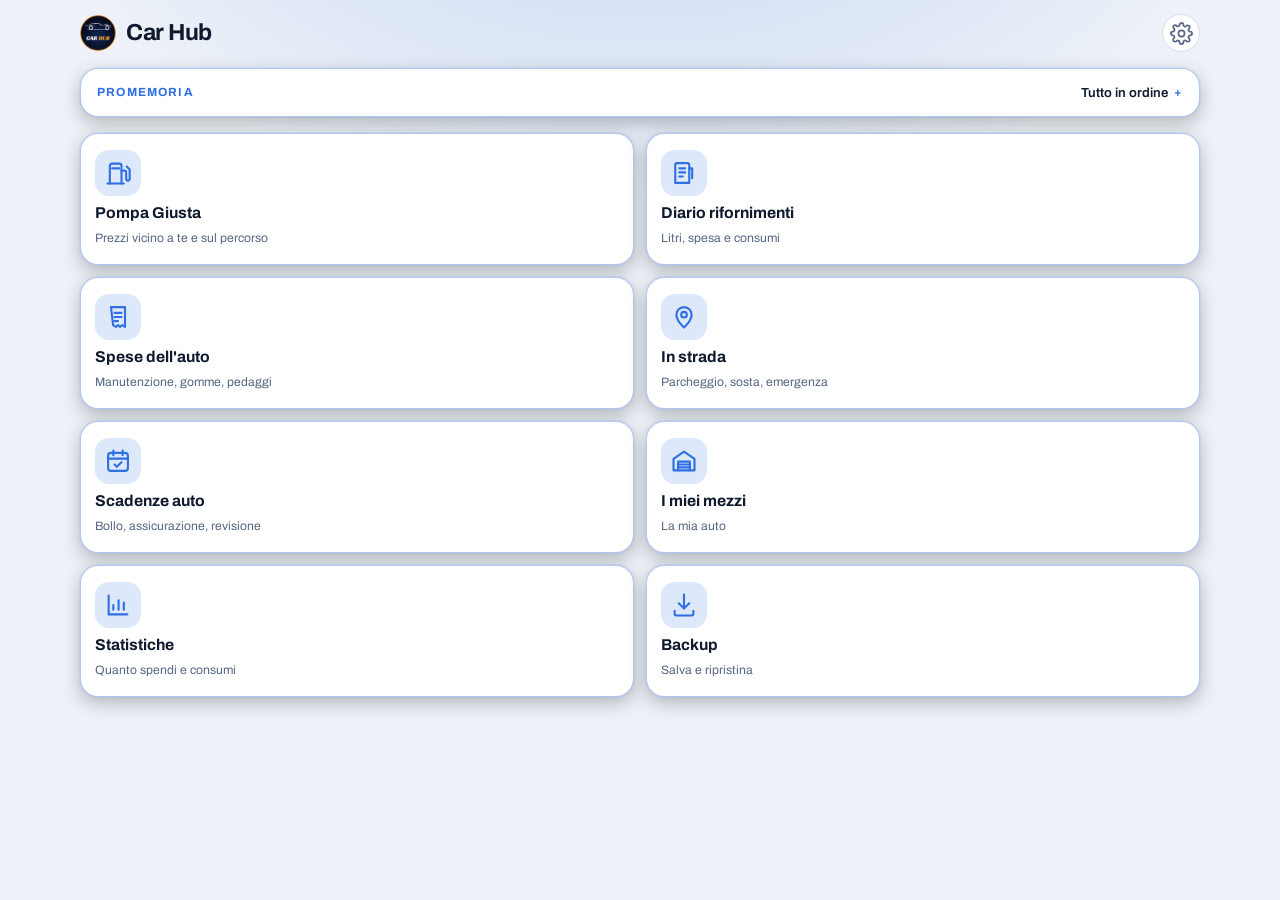
<file: index.html>
<!doctype html>
<html lang="it">
<head>
<meta charset="utf-8">
<meta name="viewport" content="width=device-width,initial-scale=1,viewport-fit=cover">
<title>Car Hub</title>
<meta name="description" content="Il tuo ambiente per auto e moto: carburante, scadenze, rifornimenti e spese.">
<meta name="theme-color" content="#070c16">
<link rel="manifest" href="manifest.webmanifest">
<link rel="icon" href="garage/icons/icon-192.png?v=3" type="image/png">
<link rel="apple-touch-icon" href="garage/icons/apple-touch-icon.png?v=3">
<meta name="apple-mobile-web-app-title" content="Car Hub">
<link rel="preload" href="fonts/archivo-latin-400-normal.woff2" as="font" type="font/woff2" crossorigin>
<link rel="preload" href="fonts/archivo-latin-600-normal.woff2" as="font" type="font/woff2" crossorigin>
<script>
/* stessi colori scelti in Pompa Giusta (stesso telefono, stessa memoria) */
(function(){var m='auto',a='blu';try{var t=JSON.parse(localStorage.getItem('pg.theme')||'{}');if(t.mode)m=t.mode;if(t.accent)a=t.accent==='viola'?'neve':t.accent}catch(e){}
var d=m==='auto'?(window.matchMedia&&matchMedia('(prefers-color-scheme: light)').matches?'light':'dark'):m;
var r=document.documentElement;r.dataset.theme=d;r.dataset.accent=a})();
</script>
<link rel="stylesheet" href="style.css">
<link rel="stylesheet" href="garage/garage.css">
</head>
<body class="gg">
<div class="wrap">
  <header class="top">
    <h1><img class="logo" src="garage/icons/icon-192.png?v=3" alt="" width="36" height="36"><span id="ggTitle">Car Hub</span></h1>
    <a class="icon-btn" id="btnOpz" href="pompa/#opzioni" aria-label="Opzioni"><svg viewBox="0 0 24 24" width="20" height="20" fill="none" stroke="currentColor" stroke-width="1.8" stroke-linecap="round" stroke-linejoin="round" aria-hidden="true"><circle cx="12" cy="12" r="3.2"/><path d="M19.4 15a1.7 1.7 0 0 0 .3 1.9l.1.1a2 2 0 1 1-2.8 2.8l-.1-.1a1.7 1.7 0 0 0-1.9-.3 1.7 1.7 0 0 0-1 1.5V21a2 2 0 1 1-4 0v-.1a1.7 1.7 0 0 0-1.1-1.5 1.7 1.7 0 0 0-1.9.3l-.1.1a2 2 0 1 1-2.8-2.8l.1-.1a1.7 1.7 0 0 0 .3-1.9 1.7 1.7 0 0 0-1.5-1H3a2 2 0 1 1 0-4h.1a1.7 1.7 0 0 0 1.5-1.1 1.7 1.7 0 0 0-.3-1.9l-.1-.1a2 2 0 1 1 2.8-2.8l.1.1a1.7 1.7 0 0 0 1.9.3H9a1.7 1.7 0 0 0 1-1.5V3a2 2 0 1 1 4 0v.1a1.7 1.7 0 0 0 1 1.5 1.7 1.7 0 0 0 1.9-.3l.1-.1a2 2 0 1 1 2.8 2.8l-.1.1a1.7 1.7 0 0 0-.3 1.9V9a1.7 1.7 0 0 0 1.5 1H21a2 2 0 1 1 0 4h-.1a1.7 1.7 0 0 0-1.5 1z"/></svg></a>
    <button class="icon-btn" id="btnBack" type="button" aria-label="Torna al menu" hidden><svg viewBox="0 0 24 24" width="20" height="20" fill="none" stroke="currentColor" stroke-width="2" stroke-linecap="round" stroke-linejoin="round" aria-hidden="true"><path d="M15 5l-7 7 7 7"/></svg></button>
  </header>

  <!-- MENU -->
  <section id="vMenu" class="gview">
    <details class="panel og gd" id="menuBox">
      <summary>Promemoria<span class="sum" id="menuSum"></span></summary>
      <div class="gb" id="menuBody"></div>
    </details>
    <div class="gtiles">
      <a class="gtile" href="pompa/">
        <span class="gi"><svg viewBox="0 0 24 24" width="28" height="28" fill="none" stroke="currentColor" stroke-width="1.8" stroke-linecap="round" stroke-linejoin="round" aria-hidden="true"><path d="M5 21V6a2 2 0 0 1 2-2h6a2 2 0 0 1 2 2v15"/><path d="M3 21h14"/><path d="M7 8h6"/><path d="M15 10h2.5a1.5 1.5 0 0 1 1.5 1.5V17a1.5 1.5 0 0 0 3 0V9l-2.5-2.5"/></svg></span>
        <b>Pompa Giusta</b><small>Prezzi vicino a te e sul percorso</small>
      </a>
      <a class="gtile" href="#diario" id="tileDiario">
        <span class="gi"><svg viewBox="0 0 24 24" width="28" height="28" fill="none" stroke="currentColor" stroke-width="1.8" stroke-linecap="round" stroke-linejoin="round" aria-hidden="true"><path d="M6 3.5h9a1.5 1.5 0 0 1 1.5 1.5v15.5H4.5V5A1.5 1.5 0 0 1 6 3.5z"/><path d="M8 8h5M8 11.5h5M8 15h3"/><path d="M16.5 8H19v8.5"/></svg></span>
        <b>Diario rifornimenti</b><small id="diaSub">Litri, spesa e consumi</small>
      </a>
      <a class="gtile" href="#spese" id="tileSpese">
        <span class="gi"><svg viewBox="0 0 24 24" width="28" height="28" fill="none" stroke="currentColor" stroke-width="1.8" stroke-linecap="round" stroke-linejoin="round" aria-hidden="true"><path d="M6 3.5h12v17l-2.4-1.6-1.8 1.6-1.8-1.6-1.8 1.6-2.4-1.6z"/><path d="M9 8.5h6M9 12h6"/><path d="M9 15.5h3"/></svg></span>
        <b>Spese dell'auto</b><small id="spesaSub">Manutenzione, gomme, pedaggi</small>
      </a>
      <a class="gtile" href="#strada" id="tileStrada">
        <span class="gi"><svg viewBox="0 0 24 24" width="28" height="28" fill="none" stroke="currentColor" stroke-width="1.8" stroke-linecap="round" stroke-linejoin="round" aria-hidden="true"><path d="M12 21s-6.5-5.6-6.5-11a6.5 6.5 0 0 1 13 0c0 5.4-6.5 11-6.5 11z"/><circle cx="12" cy="10" r="2.4"/></svg></span>
        <b>In strada</b><small id="stradaSub">Parcheggio, sosta, emergenza</small>
      </a>
      <a class="gtile" href="#scadenze" id="tileScad">
        <span class="gi"><svg viewBox="0 0 24 24" width="28" height="28" fill="none" stroke="currentColor" stroke-width="1.8" stroke-linecap="round" stroke-linejoin="round" aria-hidden="true"><rect x="3.5" y="5" width="17" height="15.5" rx="2.5"/><path d="M8 3v4M16 3v4M3.5 10h17"/><path d="M9 15l2 2 4-4"/></svg></span>
        <b>Scadenze auto</b><small id="scadSub">Bollo, assicurazione, revisione</small><em class="badge" id="scadBadge" hidden></em>
      </a>
      <a class="gtile" href="#mezzi" id="tileMezzi">
        <span class="gi"><svg viewBox="0 0 24 24" width="28" height="28" fill="none" stroke="currentColor" stroke-width="1.8" stroke-linecap="round" stroke-linejoin="round" aria-hidden="true"><path d="M3 10.2L12 4l9 6.2V20H3z"/><path d="M7 20v-7.5h10V20"/><path d="M7 15h10M7 17.5h10"/></svg></span>
        <b>I miei mezzi</b><small id="mezziSub">Auto e moto</small>
      </a>
      <a class="gtile" href="#statistiche" id="tileStat">
        <span class="gi"><svg viewBox="0 0 24 24" width="28" height="28" fill="none" stroke="currentColor" stroke-width="1.8" stroke-linecap="round" stroke-linejoin="round" aria-hidden="true"><path d="M4 20V4"/><path d="M4 20h16"/><path d="M8 16v-4M12.5 16V8M17 16v-6"/></svg></span>
        <b>Statistiche</b><small id="statSub">Quanto spendi e consumi</small>
      </a>
      <a class="gtile" href="#backup">
        <span class="gi"><svg viewBox="0 0 24 24" width="28" height="28" fill="none" stroke="currentColor" stroke-width="1.8" stroke-linecap="round" stroke-linejoin="round" aria-hidden="true"><path d="M12 3v12"/><path d="M7.5 10.5L12 15l4.5-4.5"/><path d="M4 17v2.5A1.5 1.5 0 0 0 5.5 21h13a1.5 1.5 0 0 0 1.5-1.5V17"/></svg></span>
        <b>Backup</b><small>Salva e ripristina</small>
      </a>
    </div>
  </section>

  <!-- SCADENZE -->
  <section id="vScad" class="gview" hidden>
    <div class="panel vbar" data-vbar></div>
    <p class="verdict" id="scadSum"></p>
    <p class="msg" id="scadMsg" role="status" aria-live="polite"></p>
    <div id="dlList" class="gdl"></div>
    <p class="hint">Imposta la prossima data di ogni scadenza: l'app ti dice quanto manca. Con «Rinnovata» sposti la data avanti del periodo scelto. Gli avvisi compaiono quando apri l'app.</p>
  </section>

  <!-- DIARIO -->
  <section id="vDiario" class="gview" hidden>
    <div class="panel vbar" data-vbar></div>
    <form class="panel og" id="fillForm" autocomplete="off">
      <h3 id="fillTitle">Nuovo rifornimento</h3>
      <div class="grid">
        <div class="field"><span>Data</span><input id="fDate" type="date" required></div>
        <div class="field"><span>Chilometri</span><input id="fKm" type="number" inputmode="numeric" min="0" step="1" placeholder="Contachilometri" required></div>
        <div class="field"><span>Litri</span><input id="fL" type="number" inputmode="decimal" min="0" step="0.01" placeholder="Es. 38,52" required></div>
        <div class="field"><span>Totale pagato (€)</span><input id="fTot" type="number" inputmode="decimal" min="0" step="0.01" placeholder="Es. 72,40" required></div>
        <div class="field"><span>Carburante</span><select id="fFuel"><option value="B">Benzina</option><option value="D">Gasolio</option><option value="G">GPL</option><option value="M">Metano</option></select></div>
        <div class="field"><span>Prezzo calcolato</span><div class="calc" id="fPrice">—</div></div>
        <p class="hint wide" id="fMkt" style="grid-column:1/-1;margin:0"></p>
        <div class="field"><span>Distributore</span>
          <div class="inline nowrap"><button class="btn ghost" type="button" id="btnPickSt">Scegli…</button><button class="btn small ghost danger" type="button" id="btnStClear" hidden>Togli</button></div></div>
        <div class="field"><span>Nota</span><input id="fNote" type="text" maxlength="60" placeholder="Facoltativa" autocomplete="off"></div>
      </div>
      <label class="tg"><span>Pieno completo<small>Spegni se hai messo solo una parte: i consumi restano giusti</small></span><input type="checkbox" id="fFull" checked></label>
      <div class="inline"><button class="btn" type="submit" id="btnFill">Salva il rifornimento</button><button class="btn ghost" type="button" id="btnFillCancel" hidden>Annulla modifica</button></div>
      <p class="msg" id="fillMsg" role="status" aria-live="polite"></p>
    </form>
    <div class="panel og" id="diaStats" hidden>
      <h3>Riepilogo</h3>
      <div class="gstats" id="statsGrid"></div>
      <p class="hint" id="statsNote"></p>
    </div>
    <div id="fillList" class="fl"></div>
  </section>

  <!-- MEZZI -->
  <section id="vMezzi" class="gview" hidden>
    <div class="panel og">
      <h3>I tuoi mezzi</h3>
      <div class="vlist" id="vehList"></div>
      <button class="btn" id="btnAddVeh" type="button">Aggiungi un mezzo</button>
    </div>
    <div class="panel og">
      <h3>Dati del mezzo selezionato</h3>
      <div class="grid">
        <div class="field wide"><span>Nome</span><input id="vName" type="text" placeholder="Es. Panda, Vespa" maxlength="40" autocomplete="off"></div>
        <div class="field"><span>Tipo</span>
          <div class="seg" id="vType" role="group" aria-label="Tipo"><button type="button" data-t="auto">Auto</button><button type="button" data-t="moto">Moto</button></div></div>
        <div class="field"><span>Targa (facoltativa)</span><input id="vPlate" type="text" placeholder="AB123CD" maxlength="10" autocomplete="off" autocapitalize="characters"></div>
        <div class="field"><span>Marca e modello</span><input type="text" data-info="model" maxlength="40" placeholder="Es. Fiat Panda" autocomplete="off"></div>
        <div class="field"><span>Anno</span><input type="text" inputmode="numeric" data-info="year" maxlength="4" placeholder="Es. 2018" autocomplete="off"></div>
        <div class="field wide"><span>Chilometri attuali (facoltativi)</span><input id="vKm" type="number" inputmode="numeric" min="0" step="1" placeholder="Es. 84500"></div>
      </div>
    </div>
    <details class="panel og gd" aria-label="Scheda del mezzo">
      <summary>Scheda del mezzo</summary>
      <div class="gb">
      <p class="hint">Dati che si cercano sempre al momento sbagliato. Restano solo su questo telefono.</p>
      <div class="grid">
        <div class="field wide"><span>Numero di telaio</span><input type="text" data-info="vin" maxlength="20" placeholder="17 caratteri" autocomplete="off" autocapitalize="characters"></div>
        <div class="field"><span>Misura delle gomme</span><input type="text" data-info="tyre" maxlength="24" placeholder="Es. 185/65 R15" autocomplete="off" autocapitalize="characters"></div>
        <div class="field"><span>Gomme montate</span><select data-info="season"><option value="">—</option><option>Estive</option><option>Invernali</option><option>Quattro stagioni</option></select></div>
        <div class="field"><span>Pressione davanti</span><input type="text" inputmode="decimal" data-info="pf" maxlength="6" placeholder="Es. 2,2 bar" autocomplete="off"></div>
        <div class="field"><span>Pressione dietro</span><input type="text" inputmode="decimal" data-info="pr" maxlength="6" placeholder="Es. 2,4 bar" autocomplete="off"></div>
        <div class="field"><span>Olio motore</span><input type="text" data-info="oil" maxlength="30" placeholder="Es. 5W-30" autocomplete="off"></div>
        <div class="field"><span>Codice colore</span><input type="text" data-info="color" maxlength="20" placeholder="Es. 249/A" autocomplete="off"></div>
      </div>
      </div>
    </details>
    <details class="panel og gd" aria-label="Lampadine e ricambi" id="partsDet">
      <summary>Lampadine e ricambi</summary>
      <div class="gb">
        <p class="hint">Scrivi i codici che trovi nel libretto di uso e manutenzione del mezzo o sulla confezione dei ricambi: sono le uniche fonti sicure e non li invento io. Spunta «Da comprare» per mettere un pezzo nella lista.</p>
        <a class="btn small ghost" id="partsSearch" target="_blank" rel="noopener" hidden>Cerca le lampadine sul web</a>
        <div id="partsBox"></div>
      </div>
    </details>
    <div class="panel og" id="buyBox" hidden>
      <h3>Da comprare</h3>
      <ul class="guide" id="buyList"></ul>
      <button class="btn ghost" id="btnBuyCopy" type="button">Copia la lista</button>
      <p class="msg" id="buyMsg" role="status" aria-live="polite"></p>
    </div>
    <details class="panel og gd" aria-label="Numeri utili">
      <summary>Numeri utili</summary>
      <div class="gb">
      <p class="hint">Compaiono come pulsanti di chiamata in «In strada», sotto Emergenza.</p>
      <div class="grid">
        <div class="field wide"><span>Assistenza stradale</span><input type="tel" data-phone="assist" maxlength="20" placeholder="Numero verde dell'assistenza" autocomplete="off"></div>
        <div class="field wide"><span>Assicurazione (sinistri)</span><input type="tel" data-phone="assic" maxlength="20" placeholder="Numero per denunciare un sinistro" autocomplete="off"></div>
      </div>
      </div>
    </details>
    <details class="panel og gd" aria-label="Elimina">
      <summary>Elimina</summary>
      <div class="gb">
      <p class="hint" id="delHint">Elimina questo mezzo con le sue scadenze e il suo diario dei rifornimenti. Non si può annullare: fai prima un backup se vuoi tenerne una copia.</p>
      <button class="btn ghost danger" id="btnDelVeh" type="button">Elimina questo mezzo</button>
      </div>
    </details>
  </section>

  <!-- SPESE -->
  <section id="vSpese" class="gview" hidden>
    <div class="panel vbar" data-vbar></div>
    <form class="panel og" id="expForm" autocomplete="off">
      <h3 id="expTitle">Nuova spesa</h3>
      <div class="grid">
        <div class="field"><span>Data</span><input id="eDate" type="date" required></div>
        <div class="field"><span>Importo (€)</span><input id="eAmt" type="number" inputmode="decimal" min="0" step="0.01" placeholder="Es. 120,00" required></div>
        <div class="field wide"><span>Categoria</span><select id="eCat"></select></div>
        <div class="field"><span>Km (facoltativi)</span><input id="eKm" type="number" inputmode="numeric" min="0" step="1" placeholder="Contachilometri"></div>
        <div class="field"><span>Nota (facoltativa)</span><input id="eNote" type="text" maxlength="60" placeholder="Es. Pneumatici invernali" autocomplete="off"></div>
      </div>
      <div class="inline"><button class="btn" type="submit" id="btnExp">Salva la spesa</button><button class="btn ghost" type="button" id="btnExpCancel" hidden>Annulla modifica</button></div>
      <p class="msg" id="expMsg" role="status" aria-live="polite"></p>
    </form>
    <div class="panel og" id="expStats" hidden>
      <h3>Riepilogo</h3>
      <div class="gstats" id="expGrid"></div>
      <div id="expCats" class="bars"></div>
      <p class="hint">Tocca una categoria per vedere solo quelle spese. Il carburante non è qui: lo trovi nel Diario e nelle Statistiche.</p>
    </div>
    <div id="expList" class="fl"></div>
  </section>

  <!-- STATISTICHE -->
  <section id="vStat" class="gview" hidden>
    <div class="panel vbar" data-vbar="stat"></div>
    <div class="field"><span>Periodo</span>
      <div class="seg" id="stPeriod" role="group" aria-label="Periodo"><button type="button" data-p="30">30 giorni</button><button type="button" data-p="365">12 mesi</button><button type="button" data-p="all">Sempre</button></div></div>
    <p class="empty" id="stEmpty" hidden>Registra qualche rifornimento o spesa per vedere le statistiche di questo mezzo.</p>
    <div id="stBody" class="gview">
      <div class="panel og" id="stIns"><h3>Cosa noto</h3><ul class="ins" id="insList"></ul></div>
      <div class="panel og" id="stCost">
        <h3>Il periodo in cifre</h3>
        <div class="gstats" id="stCards"></div>
        <div id="stBreak" class="bars"></div>
        <p class="hint" id="coSplit"></p>
      </div>
      <details class="panel og gd" id="stMkt">
        <summary>Prezzo del carburante e quanto hai pagato</summary>
        <div class="gb">
        <div class="grid">
          <div class="field"><span>Carburante</span><select id="mkF"></select></div>
          <div class="field"><span>Modalità</span><div class="seg" id="mkM" role="group" aria-label="Modalità"><button type="button" data-m="1">Self</button><button type="button" data-m="0">Servito</button></div></div>
        </div>
        <div id="mkChart" class="chart"></div>
        <div class="gstats" id="mkCards"></div>
        <p class="hint" id="mkNote"></p>
        </div>
      </details>
      <details class="panel og gd" id="stStn" hidden><summary>I tuoi distributori</summary><div class="gb"><div id="stStnList" class="vtable"></div><p class="hint" id="stStnNote"></p></div></details>
      <details class="panel og gd" id="stVehBox" hidden open><summary>Confronto tra i mezzi</summary><div class="gb"><div id="stVeh" class="vtable"></div></div></details>
      <details class="panel og gd"><summary>Spesa mese per mese</summary><div class="gb"><div id="stMonths" class="chart"></div></div></details>
      <details class="panel og gd"><summary>Consumo nel tempo</summary><div class="gb"><div id="stCons" class="chart"></div></div></details>
      <details class="panel og gd">
        <summary>Esporta</summary>
        <div class="gb">
        <p class="hint">Scarica il riepilogo del periodo e del mezzo scelti in alto: Excel per i numeri, PDF da stampare, immagine da condividere.</p>
        <div class="inline" id="exBtns"><button class="btn ghost" type="button" data-x="xlsx">Excel</button><button class="btn ghost" type="button" data-x="pdf">PDF</button><button class="btn ghost" type="button" data-x="png">Immagine</button></div>
        <p class="msg" id="exMsg" role="status" aria-live="polite"></p>
        </div>
      </details>
      <details class="panel og gd"><summary>Come si calcola</summary><div class="gb"><p class="hint" id="coNote"></p><p class="hint" id="stNote"></p></div></details>
    </div>
  </section>

  <!-- IN STRADA -->
  <section id="vStrada" class="gview" hidden>
    <div class="panel vbar" data-vbar></div>
    <div class="panel og">
      <h3>Emergenza</h3>
      <div class="inline"><a class="btn" href="tel:112">Chiama il 112</a><a class="btn ghost" href="tel:803116">Soccorso ACI 803 116</a></div>
      <div id="emPhones" class="inline"></div>
      <button class="btn ghost" id="btnShareLoc" type="button">Invia la mia posizione</button>
      <p class="msg" id="emMsg" role="status" aria-live="polite"></p>
    </div>
    <div class="panel og">
      <h3>Dove ho parcheggiato</h3>
      <p class="verdict" id="parkSt"></p>
      <img id="parkPhoto" class="pphoto" alt="Foto del parcheggio" hidden>
      <div class="field wide"><span>Nota (facoltativa)</span><input id="parkNote" type="text" maxlength="60" placeholder="Es. Piano -2, settore C" autocomplete="off"></div>
      <div class="inline"><button class="btn" id="btnPark" type="button">Salva la posizione qui</button><a class="btn ghost" id="btnGoCar" target="_blank" rel="noopener" hidden>Portami all'auto</a></div>
      <div class="inline" id="parkMore" hidden><label class="btn small ghost" for="parkPic">Aggiungi una foto</label><input id="parkPic" type="file" accept="image/*" capture="environment" hidden><button class="btn small ghost danger" id="btnParkDel" type="button">Cancella la posizione</button></div>
      <p class="msg" id="parkMsg" role="status" aria-live="polite"></p>
    </div>
    <details class="panel og gd" id="sostaDet">
      <summary>Sosta a pagamento<span class="sum" id="sostaSum"></span></summary>
      <div class="gb">
      <p class="verdict" id="sostaSt">Nessun timer attivo.</p>
      <div class="inline" id="sostaBtns"><button class="btn small ghost" type="button" data-min="30">30 min</button><button class="btn small ghost" type="button" data-min="60">1 ora</button><button class="btn small ghost" type="button" data-min="90">1 ora e mezza</button><button class="btn small ghost" type="button" data-min="120">2 ore</button></div>
      <button class="btn small ghost danger" id="btnSostaOff" type="button" hidden>Spegni il timer</button>
      <p class="hint">Il timer non suona ad app chiusa: se serve un avviso preciso, metti anche una sveglia.</p>
      </div>
    </details>
    <details class="panel og gd" id="tripDet">
      <summary>Costo del viaggio</summary>
      <div class="gb">
      <div class="grid">
        <div class="field"><span>Chilometri</span><input id="tKm" type="number" inputmode="decimal" min="0" step="0.1" placeholder="Es. 180"></div>
        <div class="field"><span>Persone in auto</span><input id="tPers" type="number" inputmode="numeric" min="1" max="9" step="1" value="1"></div>
        <div class="field"><span>Consumo (l/100 km)</span><input id="tCons" type="number" inputmode="decimal" min="0" step="0.1" placeholder="Es. 6,5"></div>
        <div class="field"><span>Prezzo (€ al litro)</span><input id="tPrice" type="number" inputmode="decimal" min="0" step="0.001" placeholder="Es. 1,850"></div>
        <div class="field"><span>Pedaggi e parcheggi (€)</span><input id="tToll" type="number" inputmode="decimal" min="0" step="0.01" placeholder="Facoltativi"></div>
        <label class="tg tg2"><span>Andata e ritorno</span><input type="checkbox" id="tRound"></label>
      </div>
      <div class="gstats" id="tOut" hidden></div>
      <button class="btn small ghost" id="btnTripSave" type="button" hidden></button>
      <p class="hint" id="tHint"></p>
      </div>
    </details>
    <details class="panel og gd" aria-label="Guasto">
      <summary>Se ti fermi per un guasto</summary>
      <ul class="guide">
        <li>Accendi le quattro frecce e porta l'auto il più lontano possibile dalla corsia.</li>
        <li>Indossa il giubbotto catarifrangente prima di scendere.</li>
        <li>Metti il triangolo ad almeno 50 metri dietro l'auto, di più in autostrada o dopo una curva.</li>
        <li>Fai scendere i passeggeri dal lato opposto alla strada e falli aspettare dietro il guard-rail.</li>
        <li>Chiama il soccorso stradale e comunica la tua posizione (usa «Invia la mia posizione»).</li>
      </ul>
    </details>
    <details class="panel og gd" aria-label="Incidente">
      <summary>Se hai un incidente</summary>
      <ul class="guide">
        <li>Se ci sono feriti o pericolo, chiama subito il 112.</li>
        <li>Metti in sicurezza: quattro frecce, giubbotto, triangolo. Non spostare i veicoli se ci sono feriti.</li>
        <li>Fotografa la scena, le targhe, i danni e la posizione dei veicoli.</li>
        <li>Annota nome, telefono, targa e assicurazione dell'altro conducente.</li>
        <li>Compila insieme il modulo blu (constatazione amichevole) e firmatelo entrambi.</li>
        <li>Avvisa la tua assicurazione appena possibile.</li>
      </ul>
    </details>
  </section>

  <!-- BACKUP -->
  <section id="vBackup" class="gview" hidden>
    <div class="panel og">
      <h3>Salva i tuoi dati</h3>
      <p class="hint">Crea un file con tutto quello che hai in Car Hub: mezzi, rifornimenti, spese, scadenze, ricambi, parcheggio e le impostazioni di Pompa Giusta (zona, preferiti, colori). Conservalo in un posto sicuro, per esempio nel Drive.</p>
      <div class="gstats" id="bkSum"></div>
      <p class="hint" id="bkLast"></p>
      <button class="btn" id="btnShareBk" type="button" hidden>Invia o salva nel Drive</button>
      <button class="btn ghost" id="btnExport" type="button">Scarica il file di backup</button>
      <p class="msg" id="expMsg" role="status" aria-live="polite"></p>
    </div>
    <div class="panel og">
      <h3>Ripristina da un file</h3>
      <p class="hint">Scegli un file di backup salvato in precedenza. I dati di questo telefono verranno sostituiti da quelli del file.</p>
      <div class="drop"><span id="impName">Nessun file scelto</span><label class="btn small" for="impFile">Scegli il file</label><input id="impFile" type="file" accept=".json,application/json"></div>
      <button class="btn ghost danger" id="btnImport" type="button" hidden>Sostituisci i dati con quelli del file</button>
      <p class="msg" id="impMsg" role="status" aria-live="polite"></p>
    </div>
  </section>
</div>
<div class="dlg" id="dlgDel" role="dialog" aria-modal="true" aria-labelledby="dlgDelT" hidden>
  <div class="box">
    <h4 id="dlgDelT">Eliminare questo mezzo?</h4>
    <p id="dlgDelP"></p>
    <div class="acts"><button type="button" class="btn ghost" id="btnDelNo">Annulla</button><button type="button" class="btn danger" id="btnDelOk">Cancella</button></div>
  </div>
</div>
<div class="dlg" id="dlgSt" role="dialog" aria-modal="true" aria-labelledby="dlgStT" hidden>
  <div class="box">
    <h4 id="dlgStT">Scegli il distributore</h4>
    <input type="text" id="stQ" placeholder="Marca, via o comune" autocomplete="off">
    <div id="stRes" class="stres"></div>
    <p class="hint" id="stHint"></p>
    <div class="acts"><button type="button" class="btn ghost" id="btnStNo">Chiudi</button></div>
  </div>
</div>
<script src="version.js"></script>
<script src="garage/garage.js"></script>
</body>
</html>
</file>
<file: style.css>
/* Pompa Giusta
   Impianto: barra di navigazione in alto, filtri comuni, poi la vista scelta (zona, vicino a me, percorso).
   Elemento forte: il prezzo su display scuro da pompa. Tutto il resto resta neutro. */
:root{
  color-scheme:light;
  --bg:#eef2f8; --surface:#ffffff; --ink:#0f1a2e; --muted:#566684; --line:#d6dfee;
  --accent:#2f6fe4; --accent-ink:#ffffff;
  --good:#17743f; --good-bg:#dcf0e4; --warn:#8a5f00; --warn-bg:#f6ebc7; --bad:#a82f26; --bad-bg:#f6dad6;
  --bar:#b7c7e6; --bar-hi:#2f6fe4; --chip:#e4ebf7; --glow:47,111,228; --hero-end:#fff; --panel-solid:#fff;
  --lcd-bg:#0b1424; --lcd-fg:#ffcf5c;
  --font-ui:'Archivo',system-ui,-apple-system,'Segoe UI',sans-serif;
  --font-num:'IBM Plex Mono',ui-monospace,'SFMono-Regular',Menlo,monospace;
}
@media (prefers-color-scheme: dark){:root:not([data-theme="light"]){
  color-scheme:dark;
  --bg:#070c16; --surface:#0e1626; --ink:#e8eefb; --muted:#8a98b4; --line:rgba(255,255,255,.07);
  --accent:#4c8df6; --accent-ink:#ffffff;
  --good:#5fd08f; --good-bg:#0e2a24; --warn:#e5b94a; --warn-bg:#2d2610; --bad:#f0877d; --bad-bg:#331a1e;
  --bar:#27385c; --bar-hi:#4c8df6; --chip:#16223a; --glow:76,141,246; --hero-end:rgba(14,22,38,.92); --panel-solid:#0e1626;}}
:root[data-theme="dark"]{
  color-scheme:dark;
  --bg:#070c16; --surface:#0e1626; --ink:#e8eefb; --muted:#8a98b4; --line:rgba(255,255,255,.07);
  --accent:#4c8df6; --accent-ink:#ffffff;
  --good:#5fd08f; --good-bg:#0e2a24; --warn:#e5b94a; --warn-bg:#2d2610; --bad:#f0877d; --bad-bg:#331a1e;
  --bar:#27385c; --bar-hi:#4c8df6; --chip:#16223a; --glow:76,141,246; --hero-end:rgba(14,22,38,.92); --panel-solid:#0e1626;}

*{box-sizing:border-box}
html{-webkit-text-size-adjust:100%}
body{margin:0;background:var(--bg);color:var(--ink);font:15px/1.45 var(--font-ui);
  padding-inline:16px;padding-block:calc(env(safe-area-inset-top,0px) + 18px) calc(env(safe-area-inset-bottom,0px) + 48px)}
.wrap{max-width:1120px;margin-inline:auto;display:flex;flex-direction:column;gap:16px}
h1,h2,h3{margin:0;text-wrap:balance}
:focus-visible{outline:2px solid var(--accent);outline-offset:2px}
button,select,input{font:inherit;color:inherit}
[hidden]{display:none!important}
.num{font-family:var(--font-num);font-variant-numeric:tabular-nums}

header.top{display:flex;flex-wrap:wrap;gap:10px 20px;align-items:flex-end;justify-content:space-between}
header.top h1{display:flex;align-items:center;gap:10px;font-size:1.9rem;font-weight:700;letter-spacing:-.02em;line-height:1.1}
header.top p{margin:4px 0 0;color:var(--muted);max-width:46ch}
.status{display:flex;flex-wrap:wrap;gap:8px;align-items:center}
.chip{display:inline-flex;align-items:center;border:1px solid var(--line);background:var(--surface);border-radius:999px;padding:5px 12px;font-size:.82rem;color:var(--muted)}
.chip.warn{border-color:var(--warn);color:var(--warn);background:var(--warn-bg)}
.btn{background:var(--accent);color:var(--accent-ink);border:0;border-radius:8px;padding:9px 14px;font-weight:600;cursor:pointer;text-decoration:none;display:inline-block;text-align:center}
.btn.ghost{background:transparent;color:var(--accent);border:1px solid var(--accent)}
.btn:disabled{opacity:.45;cursor:not-allowed}
.btn.small{padding:6px 10px;font-size:.85rem}
a{color:var(--accent)}

.tabs{display:flex;gap:6px;background:var(--surface);border:1px solid var(--line);border-radius:12px;padding:5px}
.tabs button{flex:1;border:0;background:transparent;border-radius:8px;padding:10px 6px;font-weight:600;cursor:pointer;color:var(--muted);min-width:0}
.tabs button.on{background:var(--accent);color:var(--accent-ink)}

.panel{background:var(--surface);border:1px solid var(--line);border-radius:12px;padding:14px;display:flex;flex-direction:column;gap:10px;min-width:0}
.panel h3{font-size:.95rem}
.hint{margin:0;color:var(--muted);font-size:.85rem}
.grid{display:grid;gap:12px;grid-template-columns:repeat(auto-fit,minmax(150px,1fr))}
.field{display:flex;flex-direction:column;gap:5px;min-width:0}
.field>span{font-size:.72rem;letter-spacing:.06em;text-transform:uppercase;color:var(--muted);font-weight:600}
.field.wide{grid-column:span 2}
@media (max-width:520px){.field.wide{grid-column:1/-1}}
select,input[type=number],input[type=text],input[type=tel]{width:100%;background:var(--bg);border:1px solid var(--line);border-radius:8px;padding:9px 10px;min-width:0}
.seg{display:flex;border:1px solid var(--line);border-radius:8px;overflow:hidden;background:var(--bg)}
.seg button{flex:1;border:0;background:transparent;padding:9px 6px;cursor:pointer;font-weight:500;min-width:0}
.seg button+button{border-left:1px solid var(--line)}
.seg button.on{background:var(--accent);color:var(--accent-ink);font-weight:600}
.seg button:disabled{opacity:.4;cursor:not-allowed}
.chips{display:flex;flex-wrap:wrap;gap:6px}
.chips button{border:1px solid var(--line);background:var(--bg);border-radius:999px;padding:6px 12px;cursor:pointer;font-size:.85rem}
.chips button.on{background:var(--accent);color:var(--accent-ink);border-color:var(--accent);font-weight:600}

.summary{display:grid;gap:12px;grid-template-columns:repeat(auto-fit,minmax(170px,1fr))}
.tile{background:var(--surface);border:1px solid var(--line);border-radius:12px;padding:12px 14px;display:flex;flex-direction:column;gap:2px;min-width:0}
.tile small{color:var(--muted);font-size:.78rem}
.tile b{font-size:1.45rem;font-family:var(--font-num);font-weight:600;font-variant-numeric:tabular-nums}
.tile em{font-style:normal;color:var(--muted);font-size:.8rem}
.verdict{background:var(--surface);border:1px solid var(--line);border-radius:12px;padding:12px 14px;margin:0}

.layout{display:grid;grid-template-columns:minmax(0,1.55fr) minmax(0,1fr);gap:20px;align-items:start}
@media (max-width:880px){.layout{grid-template-columns:minmax(0,1fr)}}
.side{display:flex;flex-direction:column;gap:16px;position:sticky;top:12px}
@media (max-width:880px){.side{position:static}}
svg.chart{width:100%;height:auto;display:block}
svg .bar{fill:var(--bar)} svg .bar.hi{fill:var(--bar-hi)}
svg .lbl{fill:var(--muted);font:11px var(--font-num)}
svg .lbl.strong{fill:var(--ink);font-weight:600}
svg .avgline{stroke:var(--ink);stroke-width:1.5;stroke-dasharray:4 3}
svg .mark{fill:var(--accent)}
svg .l-reg{stroke:var(--accent);fill:none;stroke-width:2.2}
svg .l-nat{stroke:var(--muted);fill:none;stroke-width:1.6;stroke-dasharray:3 3}
svg .dot{fill:var(--accent)}
svg .axis{stroke:var(--line);stroke-width:1}

ul.list{list-style:none;margin:0;padding:0;display:flex;flex-direction:column;gap:8px}
.row{background:var(--surface);border:1px solid var(--line);border-radius:12px;display:block;min-width:0}
.row.open{border-color:var(--accent);box-shadow:0 0 0 1px var(--accent)}
.row .main{padding:8px 10px;display:grid;grid-template-columns:auto minmax(0,1fr);gap:10px;align-items:center;cursor:pointer}
.lcd{background:var(--lcd-bg);color:var(--lcd-fg);border-radius:8px;padding:6px 8px;display:flex;align-items:baseline;gap:4px;font-family:var(--font-num);min-width:92px;justify-content:center}
.lcd span{font-size:1.3rem;font-weight:600;letter-spacing:.02em}
.lcd small{font-size:.7rem;opacity:.75}
.rank{font-size:.72rem;color:var(--muted);font-family:var(--font-num);display:block;margin-bottom:2px}
.info{min-width:0;display:flex;flex-direction:column;gap:2px}
.info b{font-weight:600;overflow-wrap:anywhere}
.info span.l{color:var(--muted);font-size:.85rem;overflow-wrap:anywhere}
.info .extra{font-size:.82rem;color:var(--ink)}
.sv{display:flex;flex-wrap:wrap;gap:4px;margin-top:2px}
.sv i{font-style:normal;font-size:.72rem;background:var(--chip);border-radius:6px;padding:2px 6px;color:var(--ink)}
.delta{display:inline-flex;align-items:center;gap:8px;flex-wrap:wrap;align-self:flex-start;border-radius:999px;padding:3px 10px;margin-top:2px}
.delta strong{font-family:var(--font-num);font-size:.88rem;font-variant-numeric:tabular-nums}
.delta em{font-style:normal;font-size:.76rem;opacity:.9}
.delta b{font-size:.72rem;font-weight:600}
.delta.good{background:var(--good-bg);color:var(--good)}
.delta.warn{background:var(--warn-bg);color:var(--warn)}
.delta.bad{background:var(--bad-bg);color:var(--bad)}
.detail{border-top:1px solid var(--line);padding:12px 10px;display:flex;flex-direction:column;gap:10px}
.svgrid{display:grid;gap:6px 14px;grid-template-columns:repeat(auto-fit,minmax(170px,1fr))}
.svgrid label{display:flex;gap:8px;align-items:center;font-size:.88rem}
.svgrid input{width:18px;height:18px;accent-color:var(--accent)}
.acts{display:flex;flex-wrap:wrap;gap:8px}
.empty{background:var(--surface);border:1px dashed var(--line);border-radius:12px;padding:24px;text-align:center;color:var(--muted)}
.more{align-self:center;margin-top:10px}
.center{display:flex;justify-content:center}

.msg{min-height:1.3em;font-size:.9rem;color:var(--muted);margin:0}
.msg.err{color:var(--bad)}
#map{height:320px;border-radius:12px;border:1px solid var(--line);overflow:hidden;background:var(--bg)}
.leaflet-container{font-family:var(--font-ui)}
.row-inputs{display:grid;gap:10px;grid-template-columns:repeat(auto-fit,minmax(220px,1fr))}
.inline{display:flex;flex-wrap:wrap;gap:8px;align-items:center}

.drop{border:1.5px dashed var(--line);border-radius:10px;padding:14px;display:flex;flex-wrap:wrap;gap:10px 16px;align-items:center;justify-content:space-between}
.drop.over{border-color:var(--accent)}
input[type=file]{display:none}
footer{color:var(--muted);font-size:.8rem;max-width:90ch}
@media (prefers-reduced-motion:reduce){*{transition:none!important;animation:none!important}}

.logo{width:36px;height:36px;border-radius:50%;flex:none}

/* ---- Restyling "Linear-like" ---- */
body{background:radial-gradient(900px 520px at 50% -160px,rgba(var(--glow),.22),transparent 70%),var(--bg);background-attachment:fixed}
.panel,.tile,.verdict,.row,.tabs{box-shadow:0 1px 0 rgba(255,255,255,.03) inset}
.row{transition:border-color .15s,background .15s,box-shadow .15s}
.row:hover{border-color:rgba(var(--glow),.35)}
.row.open{border-color:rgba(var(--glow),.6);box-shadow:0 0 18px rgba(var(--glow),.12)}
.tabs button,.seg button,.chips button,.btn{transition:background .15s,color .15s,border-color .15s,box-shadow .15s}
.tabs button.on,.btn{box-shadow:0 0 14px rgba(var(--glow),.22)}
.btn.ghost{box-shadow:none}
select,input[type=number],input[type=text],input[type=tel]{transition:border-color .15s,box-shadow .15s}
select:focus,input:focus{outline:none;border-color:rgba(var(--glow),.6);box-shadow:0 0 0 3px rgba(var(--glow),.14)}
.lcd{border:1px solid rgba(255,207,92,.18);box-shadow:0 0 16px rgba(255,207,92,.07) inset}
.chip{background:transparent}
.field>span{letter-spacing:.08em;font-size:.68rem}

/* spazio tra i blocchi di ogni vista */
.view{display:flex;flex-direction:column;gap:16px}
.view>*{margin-block:0}
/* distintivo della bandiera */
.info b{display:flex;align-items:center;gap:8px}
.bd{flex:none;width:26px;height:26px;border-radius:50%;display:inline-grid;place-items:center;font:700 .62rem/1 var(--font-ui);letter-spacing:.02em;border:1px solid rgba(255,255,255,.18)}

.when{display:block;margin-top:4px;text-align:center;font-size:.72rem;color:var(--muted)}
.when.old{color:var(--warn);font-weight:600}

/* ---- Nuovo disegno: intestazione, scheda grande, navigazione in basso ---- */
body{padding-block:calc(env(safe-area-inset-top,0px) + 14px) calc(env(safe-area-inset-bottom,0px) + 104px)}
header.top{flex-wrap:nowrap;align-items:center;justify-content:space-between}
header.top h1{font-size:1.45rem}
.icon-btn{width:38px;height:38px;border-radius:50%;border:1px solid var(--line);background:var(--surface);color:var(--muted);font:600 1rem var(--font-num);cursor:pointer}
.status{margin-top:-6px}

.tabs{position:fixed;left:50%;transform:translateX(-50%);bottom:0;z-index:900;
  width:min(560px,100%);border-radius:22px 22px 0 0;padding:6px 6px calc(env(safe-area-inset-bottom,0px) + 6px);gap:4px;box-sizing:border-box;
  background:color-mix(in srgb,var(--surface) 96%,transparent);-webkit-backdrop-filter:blur(14px);backdrop-filter:blur(14px);
  border:1px solid var(--line);border-bottom:0;box-shadow:0 -8px 24px rgba(0,0,0,.22)}
.tabs button{display:flex;flex-direction:column;align-items:center;gap:3px;border-radius:20px;padding:8px 4px;font-size:.72rem;font-weight:500;background:transparent}
.tabs button.on{background:color-mix(in srgb,var(--accent) 20%,transparent);color:var(--ink);box-shadow:none}
.tabs button.on svg{color:var(--accent)}

.summary{display:block}
.hero{position:relative;overflow:hidden;border-radius:22px;padding:20px 18px 16px;border:1px solid var(--line);
  background:radial-gradient(120% 140% at 50% 0%,rgba(var(--glow),.38),var(--hero-end) 62%),var(--surface);
  display:flex;flex-direction:column;align-items:center;gap:6px;text-align:center}
.hero .kick{color:var(--muted);font-size:.8rem;letter-spacing:.04em}
.hero .big{font-size:3.1rem;font-weight:600;line-height:1.05;color:var(--ink);letter-spacing:-.01em}
.hero .big span{font-size:1rem;color:var(--muted);margin-left:6px;font-weight:500}
.hero .dl{font-size:.85rem;font-weight:600;border-radius:999px;padding:4px 12px}
.hero .dl.good{background:var(--good-bg);color:var(--good)}
.hero .dl.bad{background:var(--bad-bg);color:var(--bad)}
.hero .dl.warn{background:var(--warn-bg);color:var(--warn)}
.hero .two{display:grid;grid-template-columns:1fr 1fr;gap:12px;width:100%;margin-top:10px;padding-top:12px;border-top:1px solid var(--line);text-align:left}
.hero .two small{display:block;color:var(--muted);font-size:.74rem}
.hero .two b{font-size:1.25rem;font-weight:600}
.verdict{font-size:.92rem;color:var(--muted)}

.chips.scroll{flex-wrap:nowrap;overflow-x:auto;scrollbar-width:none;margin-inline:-14px;padding-inline:14px;-webkit-overflow-scrolling:touch}
.chips.scroll::-webkit-scrollbar{display:none}
.chips.scroll button{flex:none;white-space:nowrap}
details.opt{border-top:1px solid var(--line);padding-top:10px}
details.opt>summary{cursor:pointer;color:var(--muted);font-size:.85rem;list-style:none}
details.opt>summary::before{content:"+ ";color:var(--accent);font-weight:700}
details.opt[open]>summary::before{content:"− "}
details.opt>.grid,details.opt>.chips{margin-top:10px}
.seg{border-radius:999px;padding:3px;gap:2px}
.seg button{border-radius:999px;border-left:0!important}
.chips button{border-radius:999px}
.btn,.acts .btn{border-radius:999px}
.row,.panel,.verdict{border-radius:18px}

/* ---- Caratteri dentro l'app (niente scatti al caricamento) ---- */
@font-face{font-family:'Archivo';font-weight:400;font-style:normal;font-display:swap;src:url(fonts/archivo-latin-400-normal.woff2) format('woff2')}
@font-face{font-family:'Archivo';font-weight:500;font-style:normal;font-display:swap;src:url(fonts/archivo-latin-500-normal.woff2) format('woff2')}
@font-face{font-family:'Archivo';font-weight:600;font-style:normal;font-display:swap;src:url(fonts/archivo-latin-600-normal.woff2) format('woff2')}
@font-face{font-family:'Archivo';font-weight:700;font-style:normal;font-display:swap;src:url(fonts/archivo-latin-700-normal.woff2) format('woff2')}
@font-face{font-family:'IBM Plex Mono';font-weight:500;font-style:normal;font-display:swap;src:url(fonts/ibm-plex-mono-latin-500-normal.woff2) format('woff2')}
@font-face{font-family:'IBM Plex Mono';font-weight:600;font-style:normal;font-display:swap;src:url(fonts/ibm-plex-mono-latin-600-normal.woff2) format('woff2')}

/* ---- Spazio riservato mentre i prezzi arrivano ---- */
.hero{min-height:228px}
#verdictText{min-height:96px}
.skel{position:relative;overflow:hidden}
.skel::after{content:"";position:absolute;inset:0;background:linear-gradient(100deg,transparent 30%,rgba(255,255,255,.07) 50%,transparent 70%);animation:shimmer 1.4s infinite}
li.row.skel{height:210px;list-style:none}
@keyframes shimmer{from{transform:translateX(-100%)}to{transform:translateX(100%)}}

/* ---- Aspetto: pulsanti in alto e finestra di scelta ---- */
.hbtns{display:flex;gap:8px}
.icon-btn{display:inline-grid;place-items:center;padding:0;text-decoration:none;line-height:0}
.icon-btn svg{display:block;margin:auto;width:23px;height:23px}
.swatches{display:grid;grid-template-columns:repeat(4,1fr);gap:12px 8px}
.swatches button{display:flex;flex-direction:column;align-items:center;gap:6px;border:0;background:transparent;cursor:pointer;font-size:.72rem;color:var(--muted);padding:0;min-width:0}
.swatches i{width:52px;height:52px;border-radius:50%;border:2px solid var(--line);display:block;background-size:cover}
.swatches button.on{color:var(--ink);font-weight:600}
.swatches button.on i{border-color:var(--accent);box-shadow:0 0 0 3px rgba(var(--glow),.3)}

/* ---- Colori personalizzati ---- */
:root{
--camo-bosco:url('data:image/svg+xml,%3Csvg xmlns=%22http://www.w3.org/2000/svg%22 width=%22520%22 height=%22520%22 viewBox=%220 0 520 520%22%3E%3Crect width=%22100%25%22 height=%22100%25%22 fill=%22%232b3519%22/%3E%3Cdefs%3E%3Cg id=%22b%22%3E%3Cpath d=%22M528.5 498.8 C521.1 508.1 497.4 506.8 482.2 508.8 C467.1 510.8 449.5 516.9 437.5 510.7 C425.4 504.4 419.3 483.3 409.9 471.4 C400.5 459.5 382.4 449.0 381.0 439.2 C379.7 429.4 395.9 422.7 401.9 412.8 C407.8 402.8 406.1 386.8 416.7 379.5 C427.2 372.1 450.2 363.8 465.2 368.8 C480.2 373.7 496.5 395.3 506.8 409.3 C517.0 423.2 523.2 437.7 526.8 452.6 C530.5 467.5 536.0 489.4 528.5 498.8 Z%22 fill=%22%233a4a22%22/%3E%3Cpath d=%22M560.0 351.8 C561.8 366.8 580.7 398.8 568.9 407.0 C557.1 415.3 514.4 407.0 489.3 401.4 C464.3 395.9 429.3 386.6 418.7 373.8 C408.1 361.0 421.2 339.8 425.6 324.8 C430.1 309.7 431.0 288.7 445.2 283.8 C459.4 278.8 491.9 289.4 510.7 294.9 C529.6 300.5 549.9 307.6 558.1 317.1 C566.3 326.5 558.2 336.8 560.0 351.8 Z%22 fill=%22%233a4a22%22/%3E%3Cpath d=%22M241.0 460.6 C234.8 457.8 237.1 409.0 234.0 392.6 C231.0 376.1 225.7 376.6 222.9 361.8 C220.2 347.1 213.8 319.9 217.7 304.2 C221.7 288.6 238.0 270.9 246.6 267.7 C255.3 264.4 261.0 283.9 269.6 284.8 C278.1 285.8 294.3 266.0 298.0 273.4 C301.8 280.8 294.3 313.3 292.2 329.3 C290.2 345.2 289.3 355.8 285.7 369.1 C282.2 382.5 278.5 394.2 271.1 409.4 C263.6 424.6 247.2 463.4 241.0 460.6 Z%22 fill=%22%231a2011%22/%3E%3Cpath d=%22M555.5 450.1 C554.6 466.6 547.3 495.5 534.0 502.9 C520.7 510.4 492.3 502.1 475.6 494.7 C459.0 487.3 437.4 472.3 434.3 458.6 C431.2 444.8 447.1 426.9 457.0 412.3 C466.9 397.7 479.8 372.4 493.6 371.0 C507.4 369.6 529.6 390.8 539.9 404.0 C550.2 417.2 556.5 433.6 555.5 450.1 Z%22 fill=%22%2346562a%22/%3E%3Cpath d=%22M230.4 503.3 C228.7 518.6 220.3 534.8 207.9 544.3 C195.5 553.8 169.0 564.4 156.1 560.1 C143.3 555.7 136.8 532.2 130.8 518.1 C124.9 504.1 115.8 490.6 120.3 476.0 C124.8 461.3 141.4 434.1 157.8 430.3 C174.1 426.4 206.3 440.6 218.4 452.7 C230.5 464.9 232.2 488.0 230.4 503.3 Z%22 fill=%22%231a2011%22/%3E%3Cpath d=%22M200.7 121.5 C194.4 118.9 228.0 96.5 240.9 84.1 C253.8 71.7 260.2 55.3 278.1 47.2 C295.9 39.0 328.9 39.8 348.1 35.3 C367.2 30.8 372.6 26.2 392.9 20.2 C413.3 14.1 464.3 -3.8 470.3 -1.0 C476.3 1.8 444.3 24.9 429.1 36.9 C413.9 48.9 397.0 62.8 379.0 71.1 C361.0 79.3 337.8 81.7 321.1 86.5 C304.4 91.2 298.8 93.7 278.7 99.5 C258.6 105.3 207.0 124.0 200.7 121.5 Z%22 fill=%22%233a4a22%22/%3E%3Cpath d=%22M212.3 420.3 C214.8 429.4 222.0 448.4 209.8 450.2 C197.6 452.0 160.5 435.5 139.2 431.0 C117.9 426.6 100.3 429.7 82.2 423.4 C64.1 417.1 32.9 401.2 30.6 393.2 C28.4 385.2 58.7 382.2 68.7 375.3 C78.8 368.4 74.8 354.9 91.2 351.8 C107.6 348.8 149.8 349.8 167.1 357.1 C184.4 364.4 187.3 385.0 194.8 395.5 C202.4 406.1 209.8 411.2 212.3 420.3 Z%22 fill=%22%233a4a22%22/%3E%3Cpath d=%22M191.8 145.8 C192.5 157.0 171.3 167.4 152.5 160.5 C133.6 153.6 104.4 121.6 78.7 104.2 C53.1 86.9 13.5 72.2 -1.3 56.3 C-16.1 40.4 -18.2 15.9 -9.9 8.9 C-1.7 1.9 27.3 7.3 48.0 14.3 C68.8 21.4 98.0 38.1 114.7 51.2 C131.3 64.4 135.1 77.4 147.9 93.2 C160.8 109.0 191.0 134.6 191.8 145.8 Z%22 fill=%22%233a4a22%22/%3E%3Cpath d=%22M249.5 186.8 C239.7 178.8 237.4 172.8 228.8 164.3 C220.3 155.9 197.5 145.7 198.3 136.2 C199.2 126.7 224.7 116.4 233.9 107.5 C243.0 98.7 244.1 89.8 253.0 83.0 C261.8 76.2 274.7 67.0 287.0 66.7 C299.4 66.5 320.0 71.1 327.2 81.5 C334.3 92.0 333.7 115.8 330.1 129.4 C326.6 143.0 313.0 149.4 305.9 163.2 C298.9 177.0 297.4 208.2 288.0 212.1 C278.6 216.1 259.4 194.8 249.5 186.8 Z%22 fill=%22%2346562a%22/%3E%3Cpath d=%22M449.4 73.0 C449.4 79.2 445.2 88.1 435.9 86.4 C426.6 84.8 406.6 70.0 393.5 63.3 C380.4 56.6 371.5 54.9 357.5 46.5 C343.5 38.1 318.9 23.8 309.5 12.9 C300.1 2.1 295.9 -13.6 301.1 -18.7 C306.2 -23.7 326.7 -19.5 340.4 -17.4 C354.1 -15.2 368.9 -12.7 383.3 -5.9 C397.8 1.0 418.2 14.4 427.0 23.6 C435.8 32.9 432.6 41.2 436.3 49.4 C440.1 57.7 449.5 66.9 449.4 73.0 Z%22 fill=%22%235e4b30%22/%3E%3Cpath d=%22M582.0 253.7 C577.5 268.8 562.4 280.6 547.8 291.7 C533.2 302.9 512.7 320.5 494.2 320.5 C475.6 320.5 458.8 300.7 436.6 292.0 C414.3 283.3 363.2 279.0 360.5 268.2 C357.7 257.5 407.5 241.1 420.1 227.6 C432.7 214.1 422.2 195.8 436.1 187.2 C450.1 178.5 480.8 173.2 503.9 175.5 C527.0 177.8 561.8 187.9 574.8 200.9 C587.8 213.9 586.5 238.6 582.0 253.7 Z%22 fill=%22%2346562a%22/%3E%3Cpath d=%22M480.5 492.7 C482.4 503.2 469.4 524.2 457.9 526.4 C446.4 528.7 425.3 509.6 411.6 506.4 C397.9 503.1 381.7 511.9 375.9 507.1 C370.0 502.2 379.1 487.7 376.4 477.3 C373.7 467.0 356.5 452.0 359.8 444.9 C363.1 437.8 385.3 434.1 396.3 434.8 C407.3 435.5 417.4 444.2 425.8 448.9 C434.1 453.7 437.4 456.0 446.5 463.3 C455.6 470.6 478.6 482.2 480.5 492.7 Z%22 fill=%22%235e4b30%22/%3E%3Cpath d=%22M265.2 590.5 C260.3 583.0 264.5 568.3 265.6 554.8 C266.6 541.4 261.5 522.0 271.4 509.9 C281.4 497.8 308.8 495.4 325.5 482.1 C342.1 468.9 363.3 432.4 371.6 430.3 C379.9 428.3 369.2 462.4 375.2 469.7 C381.1 476.9 406.3 465.0 407.3 473.7 C408.3 482.4 392.3 508.1 381.1 521.8 C370.0 535.5 355.0 542.9 340.5 555.9 C326.1 569.0 307.2 594.3 294.6 600.0 C282.1 605.8 270.0 598.1 265.2 590.5 Z%22 fill=%22%2346562a%22/%3E%3Cpath d=%22M449.2 403.7 C445.7 406.3 428.3 391.3 419.8 385.3 C411.2 379.4 407.7 375.3 398.1 368.1 C388.5 360.8 369.3 352.5 362.3 342.1 C355.2 331.7 354.7 314.1 355.7 305.7 C356.8 297.3 363.9 296.8 368.4 291.7 C372.9 286.7 375.1 271.6 382.7 275.5 C390.3 279.3 404.0 303.4 414.1 314.9 C424.2 326.4 438.7 335.1 443.2 344.3 C447.7 353.5 439.9 360.0 440.9 369.9 C441.9 379.8 452.7 401.2 449.2 403.7 Z%22 fill=%22%233a4a22%22/%3E%3Cpath d=%22M394.6 479.8 C387.3 476.6 385.3 455.8 382.5 439.5 C379.6 423.1 373.6 405.6 377.5 381.6 C381.4 357.6 393.6 314.2 405.9 295.2 C418.2 276.2 440.2 263.5 451.3 267.6 C462.4 271.6 469.3 296.6 472.6 319.8 C476.0 343.0 479.1 383.5 471.3 406.7 C463.6 429.8 438.9 446.5 426.1 458.7 C413.3 470.8 401.9 483.0 394.6 479.8 Z%22 fill=%22%233a4a22%22/%3E%3Cpath d=%22M51.6 357.9 C40.5 358.1 26.9 344.3 19.5 324.9 C12.0 305.6 4.8 268.4 6.8 241.8 C8.8 215.3 21.8 179.8 31.4 165.7 C40.9 151.6 52.7 158.2 64.2 157.2 C75.7 156.2 95.6 144.8 100.6 159.8 C105.5 174.8 96.5 220.0 94.0 247.3 C91.5 274.6 92.7 305.2 85.7 323.6 C78.6 342.1 62.6 357.7 51.6 357.9 Z%22 fill=%22%235e4b30%22/%3E%3Cpath d=%22M384.7 220.4 C380.6 228.2 342.2 215.3 319.6 210.0 C296.9 204.7 268.3 202.8 249.0 188.6 C229.7 174.3 208.2 142.7 203.6 124.5 C199.0 106.4 205.0 79.0 221.4 79.5 C237.7 80.0 281.4 113.4 301.8 127.4 C322.2 141.4 330.0 147.9 343.8 163.4 C357.6 178.9 388.7 212.7 384.7 220.4 Z%22 fill=%22%231a2011%22/%3E%3Cpath d=%22M424.6 448.5 C417.5 443.2 422.9 414.0 432.0 396.0 C441.0 378.0 464.5 356.7 478.8 340.3 C493.0 323.9 501.8 310.9 517.5 297.8 C533.3 284.8 565.3 259.1 573.2 262.1 C581.2 265.0 571.1 295.0 565.0 315.7 C558.9 336.5 551.7 367.7 536.6 386.4 C521.6 405.1 493.4 417.5 474.7 427.9 C456.0 438.2 431.7 453.8 424.6 448.5 Z%22 fill=%22%231a2011%22/%3E%3Cpath d=%22M177.9 443.6 C166.7 432.1 151.5 426.4 147.3 413.8 C143.1 401.2 145.0 381.2 152.8 368.2 C160.5 355.3 179.9 335.5 194.1 336.2 C208.2 336.9 225.5 360.3 237.6 372.6 C249.7 384.8 262.2 394.6 266.7 409.6 C271.3 424.6 273.7 450.3 265.0 462.5 C256.3 474.7 229.0 485.9 214.5 482.7 C200.0 479.6 189.1 455.1 177.9 443.6 Z%22 fill=%22%235e4b30%22/%3E%3Cpath d=%22M181.7 382.4 C176.2 368.5 193.8 345.0 198.9 331.1 C204.0 317.3 204.0 306.9 212.1 299.2 C220.3 291.6 237.7 282.7 247.9 285.3 C258.2 287.9 266.5 304.4 273.7 314.8 C280.8 325.2 288.4 332.9 290.9 347.6 C293.3 362.3 298.3 391.9 288.4 403.0 C278.5 414.1 249.3 417.6 231.6 414.1 C213.8 410.7 187.1 396.2 181.7 382.4 Z%22 fill=%22%231a2011%22/%3E%3Cpath d=%22M509.7 512.5 C502.9 512.8 494.4 504.2 484.3 498.6 C474.2 493.0 456.6 490.9 449.2 478.8 C441.8 466.7 445.4 444.7 439.9 426.0 C434.4 407.3 415.3 374.7 416.5 366.5 C417.6 358.3 437.2 369.0 447.0 376.7 C456.8 384.5 465.3 401.7 475.1 412.9 C484.9 424.0 497.5 429.7 505.9 443.7 C514.2 457.7 524.7 485.4 525.3 496.8 C526.0 508.3 516.6 512.2 509.7 512.5 Z%22 fill=%22%231a2011%22/%3E%3Cpath d=%22M169.3 532.1 C169.0 524.5 166.2 518.1 172.0 509.6 C177.8 501.1 188.3 486.5 204.1 481.3 C219.9 476.2 244.2 480.0 266.8 478.6 C289.4 477.2 323.8 469.1 339.6 472.8 C355.4 476.6 362.0 491.1 361.4 501.1 C360.9 511.1 347.7 522.0 336.5 532.9 C325.3 543.9 313.9 560.7 294.1 566.9 C274.3 573.2 237.7 572.4 217.7 570.4 C197.6 568.4 181.8 561.5 173.8 555.1 C165.7 548.7 169.6 539.6 169.3 532.1 Z%22 fill=%22%235e4b30%22/%3E%3Cpath d=%22M488.3 510.0 C481.5 511.7 470.3 507.8 466.6 497.5 C462.9 487.2 462.9 461.9 465.9 448.1 C468.9 434.3 478.5 421.5 484.7 414.7 C490.8 408.0 496.3 408.4 502.8 407.8 C509.3 407.2 519.3 402.9 523.8 411.2 C528.4 419.4 532.7 444.4 530.0 457.2 C527.3 469.9 514.5 478.8 507.5 487.6 C500.6 496.4 495.2 508.3 488.3 510.0 Z%22 fill=%22%233a4a22%22/%3E%3Cpath d=%22M363.7 531.5 C363.0 543.2 340.6 554.9 320.9 562.5 C301.2 570.1 268.3 583.2 245.6 576.8 C222.9 570.5 187.8 540.2 184.7 524.5 C181.7 508.9 212.2 493.6 227.5 483.0 C242.7 472.5 259.9 459.5 276.2 461.0 C292.5 462.5 310.8 480.2 325.4 492.0 C340.0 503.7 364.4 519.7 363.7 531.5 Z%22 fill=%22%233a4a22%22/%3E%3Cpath d=%22M482.3 540.0 C477.3 541.4 474.0 546.9 467.3 544.1 C460.6 541.4 450.1 536.8 442.3 523.4 C434.6 510.0 420.4 476.6 420.9 463.7 C421.3 450.9 439.7 452.5 445.0 446.2 C450.4 439.9 448.8 426.9 452.8 426.1 C456.9 425.2 463.5 435.5 469.4 441.1 C475.2 446.6 481.2 448.3 487.9 459.2 C494.6 470.1 508.2 493.6 509.7 506.4 C511.2 519.1 501.6 530.1 497.0 535.7 C492.4 541.3 487.2 538.6 482.3 540.0 Z%22 fill=%22%233a4a22%22/%3E%3Cpath d=%22M-19.1 470.4 C-32.5 462.8 -45.0 431.2 -35.4 410.8 C-25.8 390.3 16.1 368.2 38.5 347.5 C61.0 326.9 81.3 293.2 99.4 286.9 C117.5 280.5 144.9 291.6 146.9 309.6 C149.0 327.6 128.6 370.4 111.6 394.9 C94.6 419.4 66.6 443.9 44.9 456.5 C23.1 469.1 -5.7 478.0 -19.1 470.4 Z%22 fill=%22%233a4a22%22/%3E%3C/g%3E%3C/defs%3E%3Cuse href=%22%23b%22 x=%22-520%22 y=%22-520%22/%3E%3Cuse href=%22%23b%22 x=%22-520%22 y=%220%22/%3E%3Cuse href=%22%23b%22 x=%22-520%22 y=%22520%22/%3E%3Cuse href=%22%23b%22 x=%220%22 y=%22-520%22/%3E%3Cuse href=%22%23b%22 x=%220%22 y=%220%22/%3E%3Cuse href=%22%23b%22 x=%220%22 y=%22520%22/%3E%3Cuse href=%22%23b%22 x=%22520%22 y=%22-520%22/%3E%3Cuse href=%22%23b%22 x=%22520%22 y=%220%22/%3E%3Cuse href=%22%23b%22 x=%22520%22 y=%22520%22/%3E%3C/svg%3E');
--camo-neve:url('data:image/svg+xml,%3Csvg xmlns=%22http://www.w3.org/2000/svg%22 width=%22520%22 height=%22520%22 viewBox=%220 0 520 520%22%3E%3Crect width=%22100%25%22 height=%22100%25%22 fill=%22%23e4e9ef%22/%3E%3Cdefs%3E%3Cg id=%22b%22%3E%3Cpath d=%22M528.5 498.8 C521.1 508.1 497.4 506.8 482.2 508.8 C467.1 510.8 449.5 516.9 437.5 510.7 C425.4 504.4 419.3 483.3 409.9 471.4 C400.5 459.5 382.4 449.0 381.0 439.2 C379.7 429.4 395.9 422.7 401.9 412.8 C407.8 402.8 406.1 386.8 416.7 379.5 C427.2 372.1 450.2 363.8 465.2 368.8 C480.2 373.7 496.5 395.3 506.8 409.3 C517.0 423.2 523.2 437.7 526.8 452.6 C530.5 467.5 536.0 489.4 528.5 498.8 Z%22 fill=%22%23f4f7fa%22/%3E%3Cpath d=%22M560.0 351.8 C561.8 366.8 580.7 398.8 568.9 407.0 C557.1 415.3 514.4 407.0 489.3 401.4 C464.3 395.9 429.3 386.6 418.7 373.8 C408.1 361.0 421.2 339.8 425.6 324.8 C430.1 309.7 431.0 288.7 445.2 283.8 C459.4 278.8 491.9 289.4 510.7 294.9 C529.6 300.5 549.9 307.6 558.1 317.1 C566.3 326.5 558.2 336.8 560.0 351.8 Z%22 fill=%22%23f4f7fa%22/%3E%3Cpath d=%22M241.0 460.6 C234.8 457.8 237.1 409.0 234.0 392.6 C231.0 376.1 225.7 376.6 222.9 361.8 C220.2 347.1 213.8 319.9 217.7 304.2 C221.7 288.6 238.0 270.9 246.6 267.7 C255.3 264.4 261.0 283.9 269.6 284.8 C278.1 285.8 294.3 266.0 298.0 273.4 C301.8 280.8 294.3 313.3 292.2 329.3 C290.2 345.2 289.3 355.8 285.7 369.1 C282.2 382.5 278.5 394.2 271.1 409.4 C263.6 424.6 247.2 463.4 241.0 460.6 Z%22 fill=%22%23b9c4d0%22/%3E%3Cpath d=%22M555.5 450.1 C554.6 466.6 547.3 495.5 534.0 502.9 C520.7 510.4 492.3 502.1 475.6 494.7 C459.0 487.3 437.4 472.3 434.3 458.6 C431.2 444.8 447.1 426.9 457.0 412.3 C466.9 397.7 479.8 372.4 493.6 371.0 C507.4 369.6 529.6 390.8 539.9 404.0 C550.2 417.2 556.5 433.6 555.5 450.1 Z%22 fill=%22%23ffffff%22/%3E%3Cpath d=%22M230.4 503.3 C228.7 518.6 220.3 534.8 207.9 544.3 C195.5 553.8 169.0 564.4 156.1 560.1 C143.3 555.7 136.8 532.2 130.8 518.1 C124.9 504.1 115.8 490.6 120.3 476.0 C124.8 461.3 141.4 434.1 157.8 430.3 C174.1 426.4 206.3 440.6 218.4 452.7 C230.5 464.9 232.2 488.0 230.4 503.3 Z%22 fill=%22%23b9c4d0%22/%3E%3Cpath d=%22M200.7 121.5 C194.4 118.9 228.0 96.5 240.9 84.1 C253.8 71.7 260.2 55.3 278.1 47.2 C295.9 39.0 328.9 39.8 348.1 35.3 C367.2 30.8 372.6 26.2 392.9 20.2 C413.3 14.1 464.3 -3.8 470.3 -1.0 C476.3 1.8 444.3 24.9 429.1 36.9 C413.9 48.9 397.0 62.8 379.0 71.1 C361.0 79.3 337.8 81.7 321.1 86.5 C304.4 91.2 298.8 93.7 278.7 99.5 C258.6 105.3 207.0 124.0 200.7 121.5 Z%22 fill=%22%23f4f7fa%22/%3E%3Cpath d=%22M212.3 420.3 C214.8 429.4 222.0 448.4 209.8 450.2 C197.6 452.0 160.5 435.5 139.2 431.0 C117.9 426.6 100.3 429.7 82.2 423.4 C64.1 417.1 32.9 401.2 30.6 393.2 C28.4 385.2 58.7 382.2 68.7 375.3 C78.8 368.4 74.8 354.9 91.2 351.8 C107.6 348.8 149.8 349.8 167.1 357.1 C184.4 364.4 187.3 385.0 194.8 395.5 C202.4 406.1 209.8 411.2 212.3 420.3 Z%22 fill=%22%23f4f7fa%22/%3E%3Cpath d=%22M191.8 145.8 C192.5 157.0 171.3 167.4 152.5 160.5 C133.6 153.6 104.4 121.6 78.7 104.2 C53.1 86.9 13.5 72.2 -1.3 56.3 C-16.1 40.4 -18.2 15.9 -9.9 8.9 C-1.7 1.9 27.3 7.3 48.0 14.3 C68.8 21.4 98.0 38.1 114.7 51.2 C131.3 64.4 135.1 77.4 147.9 93.2 C160.8 109.0 191.0 134.6 191.8 145.8 Z%22 fill=%22%23f4f7fa%22/%3E%3Cpath d=%22M249.5 186.8 C239.7 178.8 237.4 172.8 228.8 164.3 C220.3 155.9 197.5 145.7 198.3 136.2 C199.2 126.7 224.7 116.4 233.9 107.5 C243.0 98.7 244.1 89.8 253.0 83.0 C261.8 76.2 274.7 67.0 287.0 66.7 C299.4 66.5 320.0 71.1 327.2 81.5 C334.3 92.0 333.7 115.8 330.1 129.4 C326.6 143.0 313.0 149.4 305.9 163.2 C298.9 177.0 297.4 208.2 288.0 212.1 C278.6 216.1 259.4 194.8 249.5 186.8 Z%22 fill=%22%23ffffff%22/%3E%3Cpath d=%22M449.4 73.0 C449.4 79.2 445.2 88.1 435.9 86.4 C426.6 84.8 406.6 70.0 393.5 63.3 C380.4 56.6 371.5 54.9 357.5 46.5 C343.5 38.1 318.9 23.8 309.5 12.9 C300.1 2.1 295.9 -13.6 301.1 -18.7 C306.2 -23.7 326.7 -19.5 340.4 -17.4 C354.1 -15.2 368.9 -12.7 383.3 -5.9 C397.8 1.0 418.2 14.4 427.0 23.6 C435.8 32.9 432.6 41.2 436.3 49.4 C440.1 57.7 449.5 66.9 449.4 73.0 Z%22 fill=%22%23cfd7e0%22/%3E%3Cpath d=%22M582.0 253.7 C577.5 268.8 562.4 280.6 547.8 291.7 C533.2 302.9 512.7 320.5 494.2 320.5 C475.6 320.5 458.8 300.7 436.6 292.0 C414.3 283.3 363.2 279.0 360.5 268.2 C357.7 257.5 407.5 241.1 420.1 227.6 C432.7 214.1 422.2 195.8 436.1 187.2 C450.1 178.5 480.8 173.2 503.9 175.5 C527.0 177.8 561.8 187.9 574.8 200.9 C587.8 213.9 586.5 238.6 582.0 253.7 Z%22 fill=%22%23ffffff%22/%3E%3Cpath d=%22M480.5 492.7 C482.4 503.2 469.4 524.2 457.9 526.4 C446.4 528.7 425.3 509.6 411.6 506.4 C397.9 503.1 381.7 511.9 375.9 507.1 C370.0 502.2 379.1 487.7 376.4 477.3 C373.7 467.0 356.5 452.0 359.8 444.9 C363.1 437.8 385.3 434.1 396.3 434.8 C407.3 435.5 417.4 444.2 425.8 448.9 C434.1 453.7 437.4 456.0 446.5 463.3 C455.6 470.6 478.6 482.2 480.5 492.7 Z%22 fill=%22%23cfd7e0%22/%3E%3Cpath d=%22M265.2 590.5 C260.3 583.0 264.5 568.3 265.6 554.8 C266.6 541.4 261.5 522.0 271.4 509.9 C281.4 497.8 308.8 495.4 325.5 482.1 C342.1 468.9 363.3 432.4 371.6 430.3 C379.9 428.3 369.2 462.4 375.2 469.7 C381.1 476.9 406.3 465.0 407.3 473.7 C408.3 482.4 392.3 508.1 381.1 521.8 C370.0 535.5 355.0 542.9 340.5 555.9 C326.1 569.0 307.2 594.3 294.6 600.0 C282.1 605.8 270.0 598.1 265.2 590.5 Z%22 fill=%22%23ffffff%22/%3E%3Cpath d=%22M449.2 403.7 C445.7 406.3 428.3 391.3 419.8 385.3 C411.2 379.4 407.7 375.3 398.1 368.1 C388.5 360.8 369.3 352.5 362.3 342.1 C355.2 331.7 354.7 314.1 355.7 305.7 C356.8 297.3 363.9 296.8 368.4 291.7 C372.9 286.7 375.1 271.6 382.7 275.5 C390.3 279.3 404.0 303.4 414.1 314.9 C424.2 326.4 438.7 335.1 443.2 344.3 C447.7 353.5 439.9 360.0 440.9 369.9 C441.9 379.8 452.7 401.2 449.2 403.7 Z%22 fill=%22%23f4f7fa%22/%3E%3Cpath d=%22M394.6 479.8 C387.3 476.6 385.3 455.8 382.5 439.5 C379.6 423.1 373.6 405.6 377.5 381.6 C381.4 357.6 393.6 314.2 405.9 295.2 C418.2 276.2 440.2 263.5 451.3 267.6 C462.4 271.6 469.3 296.6 472.6 319.8 C476.0 343.0 479.1 383.5 471.3 406.7 C463.6 429.8 438.9 446.5 426.1 458.7 C413.3 470.8 401.9 483.0 394.6 479.8 Z%22 fill=%22%23f4f7fa%22/%3E%3Cpath d=%22M51.6 357.9 C40.5 358.1 26.9 344.3 19.5 324.9 C12.0 305.6 4.8 268.4 6.8 241.8 C8.8 215.3 21.8 179.8 31.4 165.7 C40.9 151.6 52.7 158.2 64.2 157.2 C75.7 156.2 95.6 144.8 100.6 159.8 C105.5 174.8 96.5 220.0 94.0 247.3 C91.5 274.6 92.7 305.2 85.7 323.6 C78.6 342.1 62.6 357.7 51.6 357.9 Z%22 fill=%22%23cfd7e0%22/%3E%3Cpath d=%22M384.7 220.4 C380.6 228.2 342.2 215.3 319.6 210.0 C296.9 204.7 268.3 202.8 249.0 188.6 C229.7 174.3 208.2 142.7 203.6 124.5 C199.0 106.4 205.0 79.0 221.4 79.5 C237.7 80.0 281.4 113.4 301.8 127.4 C322.2 141.4 330.0 147.9 343.8 163.4 C357.6 178.9 388.7 212.7 384.7 220.4 Z%22 fill=%22%23b9c4d0%22/%3E%3Cpath d=%22M424.6 448.5 C417.5 443.2 422.9 414.0 432.0 396.0 C441.0 378.0 464.5 356.7 478.8 340.3 C493.0 323.9 501.8 310.9 517.5 297.8 C533.3 284.8 565.3 259.1 573.2 262.1 C581.2 265.0 571.1 295.0 565.0 315.7 C558.9 336.5 551.7 367.7 536.6 386.4 C521.6 405.1 493.4 417.5 474.7 427.9 C456.0 438.2 431.7 453.8 424.6 448.5 Z%22 fill=%22%23b9c4d0%22/%3E%3Cpath d=%22M177.9 443.6 C166.7 432.1 151.5 426.4 147.3 413.8 C143.1 401.2 145.0 381.2 152.8 368.2 C160.5 355.3 179.9 335.5 194.1 336.2 C208.2 336.9 225.5 360.3 237.6 372.6 C249.7 384.8 262.2 394.6 266.7 409.6 C271.3 424.6 273.7 450.3 265.0 462.5 C256.3 474.7 229.0 485.9 214.5 482.7 C200.0 479.6 189.1 455.1 177.9 443.6 Z%22 fill=%22%23cfd7e0%22/%3E%3Cpath d=%22M181.7 382.4 C176.2 368.5 193.8 345.0 198.9 331.1 C204.0 317.3 204.0 306.9 212.1 299.2 C220.3 291.6 237.7 282.7 247.9 285.3 C258.2 287.9 266.5 304.4 273.7 314.8 C280.8 325.2 288.4 332.9 290.9 347.6 C293.3 362.3 298.3 391.9 288.4 403.0 C278.5 414.1 249.3 417.6 231.6 414.1 C213.8 410.7 187.1 396.2 181.7 382.4 Z%22 fill=%22%23b9c4d0%22/%3E%3Cpath d=%22M509.7 512.5 C502.9 512.8 494.4 504.2 484.3 498.6 C474.2 493.0 456.6 490.9 449.2 478.8 C441.8 466.7 445.4 444.7 439.9 426.0 C434.4 407.3 415.3 374.7 416.5 366.5 C417.6 358.3 437.2 369.0 447.0 376.7 C456.8 384.5 465.3 401.7 475.1 412.9 C484.9 424.0 497.5 429.7 505.9 443.7 C514.2 457.7 524.7 485.4 525.3 496.8 C526.0 508.3 516.6 512.2 509.7 512.5 Z%22 fill=%22%23b9c4d0%22/%3E%3Cpath d=%22M169.3 532.1 C169.0 524.5 166.2 518.1 172.0 509.6 C177.8 501.1 188.3 486.5 204.1 481.3 C219.9 476.2 244.2 480.0 266.8 478.6 C289.4 477.2 323.8 469.1 339.6 472.8 C355.4 476.6 362.0 491.1 361.4 501.1 C360.9 511.1 347.7 522.0 336.5 532.9 C325.3 543.9 313.9 560.7 294.1 566.9 C274.3 573.2 237.7 572.4 217.7 570.4 C197.6 568.4 181.8 561.5 173.8 555.1 C165.7 548.7 169.6 539.6 169.3 532.1 Z%22 fill=%22%23cfd7e0%22/%3E%3Cpath d=%22M488.3 510.0 C481.5 511.7 470.3 507.8 466.6 497.5 C462.9 487.2 462.9 461.9 465.9 448.1 C468.9 434.3 478.5 421.5 484.7 414.7 C490.8 408.0 496.3 408.4 502.8 407.8 C509.3 407.2 519.3 402.9 523.8 411.2 C528.4 419.4 532.7 444.4 530.0 457.2 C527.3 469.9 514.5 478.8 507.5 487.6 C500.6 496.4 495.2 508.3 488.3 510.0 Z%22 fill=%22%23f4f7fa%22/%3E%3Cpath d=%22M363.7 531.5 C363.0 543.2 340.6 554.9 320.9 562.5 C301.2 570.1 268.3 583.2 245.6 576.8 C222.9 570.5 187.8 540.2 184.7 524.5 C181.7 508.9 212.2 493.6 227.5 483.0 C242.7 472.5 259.9 459.5 276.2 461.0 C292.5 462.5 310.8 480.2 325.4 492.0 C340.0 503.7 364.4 519.7 363.7 531.5 Z%22 fill=%22%23f4f7fa%22/%3E%3Cpath d=%22M482.3 540.0 C477.3 541.4 474.0 546.9 467.3 544.1 C460.6 541.4 450.1 536.8 442.3 523.4 C434.6 510.0 420.4 476.6 420.9 463.7 C421.3 450.9 439.7 452.5 445.0 446.2 C450.4 439.9 448.8 426.9 452.8 426.1 C456.9 425.2 463.5 435.5 469.4 441.1 C475.2 446.6 481.2 448.3 487.9 459.2 C494.6 470.1 508.2 493.6 509.7 506.4 C511.2 519.1 501.6 530.1 497.0 535.7 C492.4 541.3 487.2 538.6 482.3 540.0 Z%22 fill=%22%23f4f7fa%22/%3E%3Cpath d=%22M-19.1 470.4 C-32.5 462.8 -45.0 431.2 -35.4 410.8 C-25.8 390.3 16.1 368.2 38.5 347.5 C61.0 326.9 81.3 293.2 99.4 286.9 C117.5 280.5 144.9 291.6 146.9 309.6 C149.0 327.6 128.6 370.4 111.6 394.9 C94.6 419.4 66.6 443.9 44.9 456.5 C23.1 469.1 -5.7 478.0 -19.1 470.4 Z%22 fill=%22%23f4f7fa%22/%3E%3C/g%3E%3C/defs%3E%3Cuse href=%22%23b%22 x=%22-520%22 y=%22-520%22/%3E%3Cuse href=%22%23b%22 x=%22-520%22 y=%220%22/%3E%3Cuse href=%22%23b%22 x=%22-520%22 y=%22520%22/%3E%3Cuse href=%22%23b%22 x=%220%22 y=%22-520%22/%3E%3Cuse href=%22%23b%22 x=%220%22 y=%220%22/%3E%3Cuse href=%22%23b%22 x=%220%22 y=%22520%22/%3E%3Cuse href=%22%23b%22 x=%22520%22 y=%22-520%22/%3E%3Cuse href=%22%23b%22 x=%22520%22 y=%220%22/%3E%3Cuse href=%22%23b%22 x=%22520%22 y=%22520%22/%3E%3C/svg%3E');
--camo-deserto:url('data:image/svg+xml,%3Csvg xmlns=%22http://www.w3.org/2000/svg%22 width=%22520%22 height=%22520%22 viewBox=%220 0 520 520%22%3E%3Crect width=%22100%25%22 height=%22100%25%22 fill=%22%23b39a6c%22/%3E%3Cdefs%3E%3Cg id=%22b%22%3E%3Cpath d=%22M435.0 462.5 C426.3 470.3 412.7 475.7 396.1 471.1 C379.6 466.4 354.8 454.0 335.9 434.5 C316.9 415.1 281.4 370.3 282.4 354.3 C283.5 338.3 322.2 335.3 342.2 338.6 C362.1 341.8 384.5 359.6 402.2 373.9 C419.8 388.2 442.8 409.7 448.3 424.4 C453.8 439.2 443.7 454.7 435.0 462.5 Z%22 fill=%22%236a5a3a%22/%3E%3Cpath d=%22M271.6 122.3 C262.4 130.8 245.0 130.8 234.5 132.4 C223.9 134.0 220.4 129.5 208.3 131.9 C196.2 134.3 169.0 151.9 161.9 147.0 C154.8 142.1 164.6 114.6 165.6 102.5 C166.7 90.4 167.3 87.0 168.4 74.2 C169.4 61.5 163.3 34.8 171.9 26.2 C180.5 17.5 207.5 16.9 219.9 22.5 C232.3 28.0 234.6 49.5 246.3 59.4 C257.9 69.2 285.6 71.2 289.8 81.6 C294.0 92.1 280.8 113.9 271.6 122.3 Z%22 fill=%22%23d0bd92%22/%3E%3Cpath d=%22M152.6 583.0 C138.9 587.3 118.6 579.4 102.8 570.7 C86.9 561.9 68.3 546.1 57.6 530.6 C46.9 515.2 41.8 495.2 38.8 478.1 C35.7 461.0 31.7 439.4 39.1 428.0 C46.4 416.6 68.3 401.0 82.8 409.7 C97.4 418.4 109.4 457.7 126.4 480.3 C143.4 502.8 180.4 527.9 184.7 545.0 C189.1 562.1 166.2 578.7 152.6 583.0 Z%22 fill=%22%23d0bd92%22/%3E%3Cpath d=%22M39.7 275.9 C32.9 274.1 28.7 239.4 19.4 227.8 C10.1 216.2 -14.7 217.6 -16.3 206.3 C-17.8 194.9 5.2 177.7 10.1 159.7 C15.0 141.6 7.4 109.2 13.3 97.7 C19.2 86.3 38.6 80.9 45.6 90.8 C52.6 100.7 49.3 139.1 55.3 157.1 C61.4 175.1 81.1 185.1 81.9 198.7 C82.8 212.3 67.6 225.8 60.5 238.7 C53.5 251.6 46.6 277.7 39.7 275.9 Z%22 fill=%22%236a5a3a%22/%3E%3Cpath d=%22M187.8 398.4 C182.8 391.7 182.7 379.8 186.4 368.1 C190.2 356.4 199.2 334.4 210.2 328.4 C221.2 322.3 240.3 330.2 252.5 331.7 C264.6 333.3 277.4 331.6 283.1 337.7 C288.9 343.7 291.1 356.7 287.1 368.0 C283.2 379.2 270.9 398.6 259.2 405.3 C247.4 411.9 228.7 409.1 216.8 408.0 C204.9 406.8 192.9 405.0 187.8 398.4 Z%22 fill=%22%238c7448%22/%3E%3Cpath d=%22M39.0 535.2 C26.7 538.2 17.4 541.0 5.0 534.9 C-7.3 528.9 -32.3 511.3 -35.0 498.9 C-37.7 486.6 -19.1 473.4 -11.1 460.8 C-3.2 448.3 2.7 423.0 12.8 423.6 C23.0 424.1 38.6 448.7 49.7 464.3 C60.8 479.8 81.0 505.0 79.2 516.8 C77.4 528.6 51.4 532.1 39.0 535.2 Z%22 fill=%22%236a5a3a%22/%3E%3Cpath d=%22M313.0 163.4 C310.7 158.9 321.0 150.7 328.6 146.5 C336.2 142.4 347.9 141.3 358.8 138.6 C369.6 135.8 381.1 130.3 393.7 130.1 C406.3 129.8 427.6 132.3 434.3 137.0 C441.0 141.7 435.7 152.0 433.6 158.4 C431.6 164.8 429.5 171.8 422.0 175.3 C414.5 178.8 400.3 175.8 388.7 179.6 C377.1 183.4 360.0 199.1 352.3 198.1 C344.7 197.2 349.1 179.7 342.6 173.9 C336.0 168.1 315.4 168.0 313.0 163.4 Z%22 fill=%22%23d0bd92%22/%3E%3Cpath d=%22M253.8 135.5 C243.4 146.7 225.7 145.4 208.5 151.9 C191.3 158.3 166.7 179.3 150.5 174.4 C134.4 169.5 121.4 138.4 111.7 122.5 C102.1 106.7 92.7 95.1 92.7 79.4 C92.7 63.8 94.2 34.9 111.6 28.5 C129.0 22.0 170.6 31.3 197.1 40.6 C223.6 50.0 261.1 68.7 270.5 84.5 C280.0 100.3 264.1 124.3 253.8 135.5 Z%22 fill=%22%239a8458%22/%3E%3Cpath d=%22M517.1 415.4 C510.4 418.2 504.4 422.2 494.3 418.2 C484.1 414.1 465.0 407.3 456.2 391.1 C447.4 374.9 440.6 338.8 441.4 321.0 C442.3 303.3 453.3 291.0 461.3 284.6 C469.3 278.2 480.3 277.7 489.6 282.8 C498.8 288.0 510.6 302.9 517.0 315.7 C523.4 328.5 525.1 345.3 528.0 359.6 C530.9 373.8 536.2 391.7 534.4 401.0 C532.6 410.3 523.8 412.5 517.1 415.4 Z%22 fill=%22%239a8458%22/%3E%3Cpath d=%22M-28.2 470.9 C-37.1 462.0 -56.2 454.4 -52.6 441.1 C-49.1 427.8 -21.7 406.3 -7.0 391.1 C7.7 375.8 18.7 360.1 35.5 349.4 C52.2 338.7 79.8 325.1 93.6 327.0 C107.5 328.9 119.5 346.0 118.6 360.6 C117.7 375.2 97.4 395.1 88.2 414.5 C79.1 434.0 78.3 463.9 63.8 477.2 C49.3 490.5 16.5 495.4 1.2 494.3 C-14.2 493.2 -19.2 479.7 -28.2 470.9 Z%22 fill=%22%236a5a3a%22/%3E%3Cpath d=%22M162.2 457.2 C156.2 446.9 148.2 432.5 156.7 419.1 C165.3 405.7 195.2 390.3 213.3 376.9 C231.4 363.6 247.5 346.4 265.5 339.1 C283.4 331.7 307.5 329.2 320.8 332.8 C334.1 336.4 348.9 348.0 345.4 360.7 C341.9 373.4 314.0 392.9 299.8 409.3 C285.6 425.7 277.9 447.1 260.0 459.0 C242.1 471.0 208.9 481.1 192.6 480.8 C176.3 480.5 168.1 467.5 162.2 457.2 Z%22 fill=%22%238c7448%22/%3E%3Cpath d=%22M413.4 550.5 C410.0 543.0 433.3 519.5 445.9 505.1 C458.4 490.7 470.9 474.7 488.7 463.9 C506.5 453.1 535.7 442.4 552.8 440.1 C569.9 437.9 590.8 441.7 591.3 450.2 C591.8 458.7 566.5 477.6 555.8 491.4 C545.2 505.1 542.4 523.0 527.5 532.7 C512.6 542.5 485.2 546.8 466.2 549.8 C447.2 552.8 416.8 557.9 413.4 550.5 Z%22 fill=%22%239a8458%22/%3E%3Cpath d=%22M236.5 331.2 C238.3 338.4 230.5 346.9 217.4 344.0 C204.3 341.1 178.0 323.5 157.9 313.9 C137.9 304.4 112.2 297.3 97.2 286.7 C82.1 276.1 65.7 256.1 67.5 250.5 C69.3 244.9 97.8 254.0 108.0 252.9 C118.2 251.8 116.7 240.5 128.7 244.0 C140.7 247.5 167.0 264.6 180.0 274.0 C193.0 283.4 197.5 290.9 206.9 300.4 C216.3 309.9 234.8 323.9 236.5 331.2 Z%22 fill=%22%239a8458%22/%3E%3Cpath d=%22M63.9 560.3 C59.1 563.7 50.8 565.1 45.2 559.6 C39.7 554.0 32.6 538.5 30.6 527.0 C28.7 515.4 33.8 504.4 33.5 490.1 C33.2 475.9 25.5 445.7 28.8 441.2 C32.1 436.7 46.6 460.8 53.2 463.0 C59.8 465.3 64.0 451.1 68.4 454.7 C72.7 458.3 76.2 474.0 79.1 484.6 C81.9 495.2 86.2 509.5 85.3 518.5 C84.5 527.5 77.6 531.7 74.0 538.7 C70.5 545.6 68.7 556.8 63.9 560.3 Z%22 fill=%22%23d0bd92%22/%3E%3Cpath d=%22M530.4 338.3 C520.5 345.8 505.8 358.1 493.5 355.8 C481.3 353.5 463.3 336.8 456.7 324.4 C450.2 312.0 455.0 295.8 454.3 281.5 C453.6 267.3 446.8 248.1 452.6 238.9 C458.4 229.6 477.4 225.0 489.0 226.1 C500.6 227.1 514.2 237.0 522.0 245.2 C529.9 253.5 530.9 264.4 536.0 275.3 C541.0 286.2 553.6 300.1 552.6 310.6 C551.7 321.1 540.2 330.8 530.4 338.3 Z%22 fill=%22%236a5a3a%22/%3E%3Cpath d=%22M549.9 503.5 C550.9 519.0 556.2 542.6 544.6 553.2 C533.0 563.9 496.1 572.4 480.2 567.4 C464.4 562.3 458.1 538.4 449.2 522.9 C440.3 507.4 422.4 490.2 427.1 474.4 C431.8 458.5 458.9 430.1 477.6 427.7 C496.2 425.3 526.8 447.5 538.8 460.1 C550.9 472.7 549.0 488.0 549.9 503.5 Z%22 fill=%22%239a8458%22/%3E%3Cpath d=%22M367.8 273.8 C363.7 266.4 392.9 249.8 411.0 242.0 C429.0 234.3 453.4 234.5 476.0 227.2 C498.5 219.9 526.9 199.2 546.3 198.3 C565.7 197.3 581.8 213.9 592.5 221.5 C603.1 229.1 610.8 236.2 610.0 244.0 C609.1 251.9 595.6 258.5 587.1 268.5 C578.7 278.4 577.3 298.7 559.3 303.9 C541.3 309.2 499.9 302.8 479.3 299.9 C458.8 297.0 454.4 290.8 435.8 286.5 C417.2 282.1 371.9 281.2 367.8 273.8 Z%22 fill=%22%239a8458%22/%3E%3Cpath d=%22M67.5 368.4 C66.5 373.7 60.9 378.8 52.9 380.4 C44.9 382.1 30.4 382.3 19.5 378.4 C8.7 374.5 -2.0 364.0 -12.2 357.0 C-22.5 350.1 -39.5 342.3 -42.1 336.9 C-44.7 331.5 -30.2 330.0 -27.9 324.8 C-25.6 319.6 -33.8 309.7 -28.5 305.8 C-23.2 301.9 -8.8 298.4 3.8 301.4 C16.4 304.4 37.8 315.9 47.0 323.8 C56.3 331.6 56.0 341.3 59.5 348.7 C62.9 356.2 68.6 363.2 67.5 368.4 Z%22 fill=%22%239a8458%22/%3E%3Cpath d=%22M353.7 292.9 C345.7 298.4 329.4 296.7 317.0 291.2 C304.6 285.6 283.9 270.0 279.2 259.6 C274.6 249.2 285.8 237.4 289.2 228.6 C292.6 219.7 291.8 208.9 299.5 206.5 C307.3 204.1 324.7 205.6 335.6 214.2 C346.5 222.8 362.0 244.7 365.0 257.8 C368.1 271.0 361.7 287.3 353.7 292.9 Z%22 fill=%22%239a8458%22/%3E%3Cpath d=%22M-21.1 191.2 C-25.9 187.6 -33.5 188.9 -35.1 180.3 C-36.8 171.7 -38.2 155.0 -30.8 139.7 C-23.4 124.3 -4.1 103.2 9.0 88.1 C22.2 73.1 35.4 59.0 48.3 49.3 C61.1 39.7 80.8 26.1 86.4 30.3 C92.0 34.4 84.5 58.9 81.8 74.3 C79.1 89.6 78.7 104.8 70.2 122.6 C61.6 140.5 43.2 168.1 30.5 181.4 C17.7 194.7 2.1 200.7 -6.5 202.4 C-15.1 204.0 -16.3 194.9 -21.1 191.2 Z%22 fill=%22%23d0bd92%22/%3E%3Cpath d=%22M411.2 288.6 C406.6 281.2 407.0 266.6 415.5 253.8 C423.9 241.0 447.5 220.8 462.0 211.7 C476.4 202.6 494.2 198.1 502.2 199.2 C510.2 200.4 510.2 209.3 510.0 218.5 C509.7 227.7 511.8 241.1 500.6 254.4 C489.5 267.7 457.9 292.6 443.0 298.3 C428.1 304.0 415.8 296.0 411.2 288.6 Z%22 fill=%22%23d0bd92%22/%3E%3Cpath d=%22M223.8 256.9 C218.2 247.8 222.2 225.1 230.5 215.1 C238.9 205.2 259.3 203.7 274.0 197.0 C288.6 190.4 306.1 174.1 318.3 175.2 C330.5 176.3 346.7 190.6 346.9 203.5 C347.0 216.4 333.1 241.7 319.3 252.7 C305.5 263.7 280.0 268.9 264.1 269.6 C248.2 270.3 229.4 265.9 223.8 256.9 Z%22 fill=%22%236a5a3a%22/%3E%3Cpath d=%22M137.7 160.0 C133.3 164.3 94.6 125.9 75.5 110.3 C56.5 94.8 34.9 83.6 23.2 66.6 C11.5 49.7 3.7 18.8 5.4 8.7 C7.2 -1.5 21.6 3.3 33.7 5.9 C45.8 8.6 66.6 11.5 78.0 24.6 C89.4 37.7 92.1 62.1 102.1 84.6 C112.0 107.2 142.1 155.7 137.7 160.0 Z%22 fill=%22%238c7448%22/%3E%3Cpath d=%22M295.9 437.5 C290.2 432.6 303.7 406.4 305.0 393.9 C306.3 381.4 299.2 370.6 303.8 362.5 C308.5 354.3 322.2 349.5 332.9 345.1 C343.6 340.6 358.4 332.8 368.0 335.7 C377.6 338.6 383.7 351.7 390.3 362.5 C397.0 373.2 411.6 390.0 408.0 400.3 C404.5 410.6 380.7 420.4 369.2 424.3 C357.8 428.1 351.5 421.2 339.3 423.4 C327.0 425.6 301.6 442.4 295.9 437.5 Z%22 fill=%22%238c7448%22/%3E%3Cpath d=%22M45.9 410.1 C36.0 404.2 19.2 408.0 17.6 394.2 C16.0 380.5 30.0 351.5 36.4 327.8 C42.8 304.2 45.3 268.9 55.9 252.4 C66.6 235.9 90.1 226.8 100.3 228.8 C110.5 230.8 113.0 252.4 117.3 264.4 C121.6 276.4 126.9 285.1 126.1 301.0 C125.3 316.9 120.7 338.4 112.6 359.8 C104.4 381.2 88.3 421.0 77.2 429.4 C66.1 437.7 55.9 415.9 45.9 410.1 Z%22 fill=%22%236a5a3a%22/%3E%3Cpath d=%22M107.8 21.4 C103.6 33.2 109.2 52.0 101.9 57.1 C94.6 62.3 77.9 52.8 63.9 52.4 C49.9 52.0 26.4 61.6 18.0 54.8 C9.6 48.1 11.7 24.2 13.4 12.0 C15.2 -0.2 22.1 -7.6 28.4 -18.4 C34.8 -29.1 42.0 -52.0 51.3 -52.5 C60.6 -53.0 71.6 -28.1 84.2 -21.6 C96.8 -15.1 123.0 -20.9 126.9 -13.7 C130.8 -6.5 111.9 9.6 107.8 21.4 Z%22 fill=%22%23d0bd92%22/%3E%3C/g%3E%3C/defs%3E%3Cuse href=%22%23b%22 x=%22-520%22 y=%22-520%22/%3E%3Cuse href=%22%23b%22 x=%22-520%22 y=%220%22/%3E%3Cuse href=%22%23b%22 x=%22-520%22 y=%22520%22/%3E%3Cuse href=%22%23b%22 x=%220%22 y=%22-520%22/%3E%3Cuse href=%22%23b%22 x=%220%22 y=%220%22/%3E%3Cuse href=%22%23b%22 x=%220%22 y=%22520%22/%3E%3Cuse href=%22%23b%22 x=%22520%22 y=%22-520%22/%3E%3Cuse href=%22%23b%22 x=%22520%22 y=%220%22/%3E%3Cuse href=%22%23b%22 x=%22520%22 y=%22520%22/%3E%3C/svg%3E');
}
html[data-accent="arancio"][data-theme="dark"]{--bg:#120a05;--surface:#1c110a;--panel-solid:#1c110a;--accent:#fb7a1e;--accent-ink:#1a0d03;--glow:251,122,30;--hero-end:rgba(28,17,10,.92);--chip:#2a1a10;--bar:#5a3a22;--bar-hi:#fb7a1e}
html[data-accent="arancio"][data-theme="light"]{--bg:#fbf1e8;--accent:#dd5a0b;--accent-ink:#fff;--glow:221,90,11;--chip:#f7e6d8;--bar:#efc7a6;--bar-hi:#dd5a0b}
html[data-accent="militare"][data-theme="dark"]{--bg:#0b0f08;--surface:#141a0f;--panel-solid:#141a0f;--accent:#9bb35a;--accent-ink:#0c1205;--glow:155,179,90;--hero-end:rgba(20,26,15,.92);--chip:#1f2915;--bar:#3d4a24;--bar-hi:#9bb35a}
html[data-accent="militare"][data-theme="light"]{--bg:#eef0e4;--accent:#5b6b2c;--accent-ink:#fff;--glow:91,107,44;--chip:#e1e6d0;--bar:#bfca98;--bar-hi:#5b6b2c}
html[data-accent="rosso"][data-theme="dark"]{--bg:#12080a;--surface:#1d0f12;--panel-solid:#1d0f12;--accent:#ff5a64;--accent-ink:#200508;--glow:255,90,100;--hero-end:rgba(29,15,18,.92);--chip:#2c161a;--bar:#5a2830;--bar-hi:#ff5a64}
html[data-accent="rosso"][data-theme="light"]{--bg:#fbeef0;--accent:#d92d3a;--accent-ink:#fff;--glow:217,45,58;--chip:#f6dde0;--bar:#ecb5ba;--bar-hi:#d92d3a}
html[data-accent="menta"][data-theme="dark"]{--bg:#08100f;--surface:#0f1a18;--panel-solid:#0f1a18;--accent:#4fc3b5;--accent-ink:#06201d;--glow:79,195,181;--hero-end:rgba(15,26,24,.92);--chip:#162623;--bar:#2c4a46;--bar-hi:#4fc3b5}
html[data-accent="menta"][data-theme="light"]{--bg:#edf3f1;--accent:#0e7c71;--accent-ink:#fff;--glow:14,124,113;--chip:#dfeae7;--bar:#a9cfc9;--bar-hi:#0e7c71}
/* camouflage: sempre scuro, sfondo a macchie e schede quasi opache per leggere bene */
html[data-accent="bosco"][data-theme]{color-scheme:dark;--bg:#1d2612;--surface:rgba(16,22,9,.8);--panel-solid:#141b0b;--ink:#eef2e0;--muted:#b3bf99;--line:rgba(255,255,255,.12);--accent:#b5c97a;--accent-ink:#121a07;--glow:181,201,122;--hero-end:rgba(16,22,9,.92);--chip:rgba(46,60,26,.92);--bar:#4a5b2a;--bar-hi:#b5c97a;--good-bg:rgba(20,52,30,.95);--warn-bg:rgba(60,48,12,.95);--bad-bg:rgba(60,24,22,.95)}
html[data-accent="deserto"][data-theme]{color-scheme:dark;--bg:#6e5d3c;--surface:rgba(30,23,13,.8);--panel-solid:#1f170c;--ink:#f6edd9;--muted:#cdbf9d;--line:rgba(255,255,255,.14);--accent:#e2c47c;--accent-ink:#1b1306;--glow:226,196,124;--hero-end:rgba(30,23,13,.92);--chip:rgba(74,59,33,.92);--bar:#6b5a36;--bar-hi:#e2c47c;--good-bg:rgba(20,52,30,.95);--warn-bg:rgba(60,48,12,.95);--bad-bg:rgba(60,24,22,.95)}
html[data-accent="neve"][data-theme]{color-scheme:light;--bg:#dfe5ec;--surface:rgba(255,255,255,.9);--panel-solid:#ffffff;--ink:#0f1a2e;--muted:#4f5f75;--line:rgba(15,40,80,.16);--accent:#2f6fa8;--accent-ink:#ffffff;--glow:47,111,168;--hero-end:rgba(255,255,255,.95);--chip:rgba(230,236,243,.95);--bar:#b4c4d6;--bar-hi:#2f6fa8;--good:#17743f;--good-bg:#dcf0e4;--warn:#8a5f00;--warn-bg:#f6ebc7;--bad:#a82f26;--bad-bg:#f6dad6}
html[data-accent="neve"] body{background-image:var(--camo-neve);background-size:520px 520px;background-attachment:fixed}
html[data-accent="bosco"] body{background-image:var(--camo-bosco);background-size:520px 520px;background-attachment:fixed}
html[data-accent="deserto"] body{background-image:var(--camo-deserto);background-size:520px 520px;background-attachment:fixed}
.swatches i.c-bosco{background-image:var(--camo-bosco);background-size:90px}
.swatches i.c-neve{background-image:var(--camo-neve);background-size:90px}
.swatches i.c-deserto{background-image:var(--camo-deserto);background-size:90px}

/* ---- Pagina Opzioni ---- */
#optPanel{display:flex;flex-direction:column;gap:14px}
#optPanel[hidden]{display:none}
html.optmode .wrap>:not(#optPanel){display:none}
.opthead{display:flex;align-items:center;gap:12px}
.opthead h2{font-size:1.35rem;margin:0}
.og{display:flex;flex-direction:column;gap:12px}
.og h3{margin:0;font-size:.74rem;letter-spacing:.1em;text-transform:uppercase;color:var(--accent)}
.og .grid{display:grid;gap:12px;grid-template-columns:1fr 1fr;align-items:end}
.og .grid .wide{grid-column:1/-1}
.og .chips{flex-wrap:wrap}
.guide{margin:0;padding-left:1.2em;display:grid;gap:8px;font-size:.9rem;color:var(--muted)}
.tg{display:flex;align-items:center;justify-content:space-between;gap:14px;padding:10px 0;border-top:1px solid var(--line);cursor:pointer}
.tg:first-of-type{border-top:0}
.tg span{display:flex;flex-direction:column;gap:2px;font-weight:600}
.tg small{font-weight:400;color:var(--muted);font-size:.78rem}
.tg input{appearance:none;-webkit-appearance:none;flex:none;width:46px;height:28px;border-radius:999px;background:var(--line);position:relative;cursor:pointer;transition:background .15s;border:0;margin:0}
.tg input::after{content:"";position:absolute;top:3px;left:3px;width:22px;height:22px;border-radius:50%;background:#fff;transition:transform .15s}
.tg input:checked{background:var(--accent)}
.tg input:checked::after{transform:translateX(18px)}
/* parti nascoste dalle opzioni */
html.h-favs #favCard,html.h-quick #quick,html.h-hero #summary,html.h-verdict #verdictText,html.h-charts .side,html.h-ticker #ticker,html.h-news #newsCard{display:none}
html.h-charts .layout{display:block}

/* ---- Fascia delle news ---- */
#ticker{--lt1:color-mix(in srgb,var(--accent) 86%,#fff);--lt2:color-mix(in srgb,var(--accent) 70%,#000);position:relative;z-index:1;width:100%;max-width:640px;height:54px;flex:none;filter:drop-shadow(0 6px 10px rgba(0,0,0,.38))}
#ticker[hidden]{display:none}
.tlabel{position:absolute;left:8px;top:0;z-index:2;height:23px;padding:0 16px 0 13px;display:grid;place-items:center;white-space:nowrap;
  background:linear-gradient(180deg,var(--lt1),var(--lt2));color:var(--accent-ink);font:700 .64rem/1 var(--font-ui);letter-spacing:.1em;text-transform:uppercase;
  clip-path:polygon(0 0,calc(100% - 9px) 0,100% 100%,7px 100%)}
.tview{position:absolute;left:0;right:0;top:13px;height:40px;overflow:hidden;
  background:linear-gradient(180deg,color-mix(in srgb,var(--accent) 20%,#2b303b),color-mix(in srgb,var(--accent) 9%,#14171e));border-top:2px solid color-mix(in srgb,var(--accent) 45%,#cdd4e0);box-sizing:border-box;
  clip-path:polygon(0 0,100% 0,calc(100% - 12px) 100%,10px 100%);
  -webkit-mask-image:linear-gradient(90deg,transparent 12px,#000 30px,#000 calc(100% - 30px),transparent calc(100% - 12px));mask-image:linear-gradient(90deg,transparent 12px,#000 30px,#000 calc(100% - 30px),transparent calc(100% - 12px))}
.ttrack{display:flex;align-items:center;height:calc(100% - 2px);padding-left:26px;width:max-content;white-space:nowrap;animation:tick var(--td,60s) linear infinite;will-change:transform}
.ttrack.paused,#ticker:hover .ttrack{animation-play-state:paused}
@keyframes tick{to{transform:translateX(-50%)}}
.ti{display:inline-flex;align-items:center;gap:7px;font-size:.86rem;font-weight:600;color:#fff;text-decoration:none}
.ti i{font-style:normal;font-size:.62rem}
.ti.up i{color:var(--bad)}.ti.down i{color:var(--good)}.ti.flat i{color:var(--muted)}.ti.ext i{color:var(--accent)}
.ti em{font-style:normal;color:#aeb4c2;font-size:.72rem;font-weight:400}
.sep{margin:0 14px;color:#aeb4c2;opacity:.6}
.ttrack.static{animation:none;width:auto;overflow-x:auto;padding-right:14px}
.tview:has(.static){overflow-x:auto;-webkit-mask-image:none;mask-image:none}
/* scheda Novità */
.panel.newsd{padding:0;gap:0}
.newsd>summary{display:flex;align-items:center;justify-content:space-between;gap:10px;padding:14px 16px;cursor:pointer;list-style:none;font-weight:600}
.newsd>summary::-webkit-details-marker{display:none}
.newsd>summary::after{content:"+";color:var(--accent);font-weight:700;margin-left:6px}
.newsd[open]>summary::after{content:"−"}
.newsd>summary b{margin-left:auto;font:600 .72rem var(--font-num);color:var(--muted);background:var(--chip);border-radius:999px;padding:3px 9px}
#newsBody{padding:0 16px 16px;display:flex;flex-direction:column;gap:10px}
#newsBody h4{margin:4px 0 0;font-size:.68rem;letter-spacing:.1em;text-transform:uppercase;color:var(--accent)}
.nl{list-style:none;margin:0;padding:0;display:grid;gap:8px;font-size:.88rem}
.nl li{display:flex;gap:8px;align-items:baseline}
.nl li i{font-style:normal;font-size:.62rem;flex:none}
.nl li.up i{color:var(--bad)}.nl li.down i{color:var(--good)}.nl li.flat i{color:var(--muted)}
.nl.ext li{flex-direction:column;gap:2px}
.nl.ext a{color:var(--ink);text-decoration:none;font-weight:500}
.nl.ext a:hover{text-decoration:underline}
.nl small{color:var(--muted);font-size:.74rem}

/* ---- Preferiti ---- */
.favl{list-style:none;margin:0;padding:0 16px 14px;display:grid;gap:2px}
.favl li{display:flex;align-items:center;gap:12px;padding:10px 4px;border-top:1px solid var(--line);cursor:pointer}
.favl li:first-child{border-top:0}
.favl .fi{flex:1;min-width:0;display:flex;flex-direction:column;gap:2px}
.favl .fi b{font-size:.92rem;overflow:hidden;text-overflow:ellipsis;white-space:nowrap}
.favl .fi small{color:var(--muted);font-size:.76rem}
.fd{font-size:.76rem;font-weight:600}
.fd.up,.fp.up .spark{color:var(--bad)}.fd.down,.fp.down .spark{color:var(--good)}.fd.flat{color:var(--muted)}.fp.flat .spark{color:var(--muted)}
.favl .fp{display:flex;flex-direction:column;align-items:flex-end;gap:2px;flex:none}
.favl .fp b{font-size:1.05rem;color:var(--ink)}

/* Guida richiudibile */
.panel.gd{padding:0;gap:0}
.gd>summary{display:flex;align-items:center;justify-content:space-between;padding:14px 16px;cursor:pointer;list-style:none;font-size:.74rem;letter-spacing:.1em;text-transform:uppercase;color:var(--accent);font-weight:700}
.gd>summary::-webkit-details-marker{display:none}
.gd>summary::after{content:"+";font-weight:700;margin-left:6px}
.gd[open]>summary::after{content:"−"}
.gd .guide{padding:0 16px 16px 2.3em}
/* finestra di conferma */
.dlg{position:fixed;inset:0;z-index:3000;display:grid;place-items:center;padding:20px;background:rgba(0,0,0,.55)}
.dlg[hidden]{display:none}
.dlg .box{width:min(360px,100%);display:flex;flex-direction:column;gap:12px;padding:20px;border-radius:18px;background:var(--panel-solid);border:1px solid var(--line);box-shadow:0 20px 50px rgba(0,0,0,.45)}
.dlg h4{margin:0;font-size:1.05rem}
.dlg p{margin:0;color:var(--muted);font-size:.9rem}
.dlg .acts{display:flex;gap:10px;margin-top:6px}
.dlg .acts .btn{flex:1}
.gd>.gb{display:flex;flex-direction:column;gap:12px;padding:0 16px 16px}
#btnReset{margin-top:18px}
</file>
<file: garage/garage.css>
html body.gg{padding-bottom:calc(env(safe-area-inset-bottom,0px) + 28px)}
.gview{display:flex;flex-direction:column;gap:16px}
.gview[hidden]{display:none}
.gtiles{display:grid;grid-template-columns:1fr 1fr;gap:12px}
.gtile{position:relative;display:flex;flex-direction:column;gap:6px;padding:16px 14px;border-radius:18px;background:var(--surface);border:1px solid rgba(var(--glow),.38);
  color:var(--ink);text-decoration:none;box-shadow:0 0 0 1px rgba(var(--glow),.06),0 6px 18px rgba(0,0,0,.25);transition:border-color .15s,box-shadow .15s;min-height:132px}
a.gtile:hover,a.gtile:active{border-color:rgba(var(--glow),.7);box-shadow:0 0 18px rgba(var(--glow),.2)}
.gtile .gi{width:46px;height:46px;border-radius:14px;display:grid;place-items:center;background:color-mix(in srgb,var(--accent) 16%,transparent);color:var(--accent);font-size:1.4rem}
.gtile b{font-size:.98rem}
.gtile small{color:var(--muted);font-size:.76rem;line-height:1.3}
.gtile.soon{opacity:.5;border-style:dashed}
.badge{position:absolute;top:12px;right:12px;font-style:normal;font:700 .72rem/1 var(--font-num);background:var(--bad);color:#fff;border-radius:999px;padding:5px 8px;min-width:22px;text-align:center}
.badge.warn{background:var(--warn);color:#201800}
.gdl{display:flex;flex-direction:column;gap:12px}
.dl-card{background:var(--surface);border:1px solid var(--line);border-radius:18px;padding:14px;display:flex;flex-direction:column;gap:12px;border-left-width:4px}
.dl-card.ok{border-left-color:var(--good)}.dl-card.soon{border-left-color:var(--warn)}.dl-card.late{border-left-color:var(--bad)}.dl-card.none{border-left-color:var(--line)}
.dl-top{display:flex;align-items:center;justify-content:space-between;gap:10px}
.dl-top b{font-size:1rem}
.dl-st{font-size:.8rem;font-weight:600;border-radius:999px;padding:4px 11px}
.dl-st.ok{background:var(--good-bg);color:var(--good)}.dl-st.soon{background:var(--warn-bg);color:var(--warn)}.dl-st.late{background:var(--bad-bg);color:var(--bad)}.dl-st.none{background:var(--chip);color:var(--muted)}
.dl-card .grid{display:grid;grid-template-columns:1fr 1fr;gap:10px}
.dl-card .grid .wide{grid-column:1/-1}
.dl-acts{display:flex;gap:8px;flex-wrap:wrap}
input[type=date]{font:inherit;color:var(--ink);background:var(--bg);border:1px solid var(--line);border-radius:10px;padding:10px;min-height:42px;width:100%;box-sizing:border-box}
.kmline{font-size:.8rem;color:var(--muted)}
.kmline.late{color:var(--bad);font-weight:600}.kmline.soon{color:var(--warn);font-weight:600}

/* ---- più mezzi e diario ---- */
.vbar{display:grid;grid-template-columns:1fr auto;align-items:end;gap:12px}
.vbar .field{min-width:0}
.vlist{display:grid;gap:8px}
.vitem{display:grid;grid-template-columns:auto 1fr;gap:2px 12px;align-items:center;text-align:left;border:1px solid var(--line);background:var(--bg);color:var(--ink);border-radius:14px;padding:12px;cursor:pointer;font:inherit}
.vitem.on{border-color:var(--accent);box-shadow:0 0 14px rgba(var(--glow),.22)}
.vitem .vt{grid-row:1/3;font:700 .66rem/1 var(--font-ui);letter-spacing:.08em;text-transform:uppercase;padding:6px 9px;border-radius:999px;background:color-mix(in srgb,var(--accent) 18%,transparent);color:var(--accent)}
.vitem small{color:var(--muted);font-size:.78rem}
.btn.danger{color:var(--bad);border-color:color-mix(in srgb,var(--bad) 55%,transparent)}
.btn:disabled{opacity:.45;cursor:default}
.calc{min-height:42px;display:flex;align-items:center;padding:0 12px;border:1px dashed var(--line);border-radius:10px;font:600 1rem var(--font-num);color:var(--ink)}
.gstats{display:grid;grid-template-columns:1fr 1fr;gap:12px}
.gstats>div{display:flex;flex-direction:column;gap:2px;padding:12px;border-radius:14px;background:var(--bg);border:1px solid var(--line)}
.gstats small{color:var(--muted);font-size:.72rem;letter-spacing:.04em}
.gstats b{font-size:1rem;white-space:nowrap}
.gstats em{font-style:normal;color:var(--muted);font-size:.74rem}
.fl{display:flex;flex-direction:column;gap:10px}
.fill{background:var(--surface);border:1px solid var(--line);border-radius:16px;padding:12px 14px;display:flex;flex-direction:column;gap:8px}
.fill .ft{display:flex;justify-content:space-between;gap:10px;align-items:baseline}
.fill .ft span{color:var(--muted);font-size:.8rem;text-align:right}
.fill .fv{display:flex;justify-content:space-between;gap:8px;font-size:.95rem}
.fill .fk{color:var(--muted);font-size:.8rem}
.fl .empty{margin:0}

/* ---- statistiche ---- */
.chart{width:100%}
.svgc{width:100%;height:auto;display:block}
.svgc .ax{fill:var(--muted);font:500 10px var(--font-ui)}
.legend{margin:6px 0 0;font-size:.78rem;color:var(--muted);display:flex;align-items:center;gap:6px;flex-wrap:wrap}
.legend i{width:10px;height:10px;border-radius:3px;display:inline-block;margin-left:8px}
.legend i:first-child{margin-left:0}
.bars{display:grid;gap:12px}
.bar .bl{display:flex;justify-content:space-between;gap:10px;font-size:.86rem;margin-bottom:5px}
.bar .bl b{font-size:.82rem;font-weight:600}
.bar .bt{height:8px;border-radius:999px;background:var(--chip);overflow:hidden}
.bar .bt i{display:block;height:100%;border-radius:999px}
#stBody[hidden]{display:none}
.renew{display:flex;flex-direction:column;gap:10px;padding:12px;border-radius:14px;background:var(--bg);border:1px dashed var(--accent)}
.vtable{display:flex;flex-direction:column}
.vrow{display:flex;align-items:center;gap:12px;padding:10px 0;border-top:1px solid var(--line)}
.vrow:first-child{border-top:0}
.vrow .vdot{width:10px;height:10px;border-radius:50%;flex:none}
.vrow .vi{flex:1;min-width:0;display:flex;flex-direction:column;gap:2px}
.vrow .vi small{color:var(--muted);font-size:.76rem}

.ver{margin-top:4px;font-size:.78rem;opacity:.75}
.dlg .btn.danger{background:var(--bad);border-color:var(--bad);color:#fff}
.pphoto{width:100%;max-height:260px;object-fit:cover;border-radius:14px;border:1px solid var(--line)}
#vStrada .inline{flex-wrap:wrap}
#vStrada .inline .btn{flex:1 1 auto;text-align:center}
.gstats .wide2{grid-column:1/-1}
.ins{list-style:none;margin:0;padding:0;display:grid;gap:12px}
.ins li{display:flex;gap:12px;align-items:flex-start;font-size:.92rem;line-height:1.4}
.ins i{font-style:normal;font-weight:700;flex:none;width:26px;height:26px;border-radius:50%;display:grid;place-items:center;background:var(--chip);color:var(--muted);font-size:.8rem}
.ins li.bad i{background:var(--bad-bg);color:var(--bad)}.ins li.good i{background:var(--good-bg);color:var(--good)}.ins li.warn i{background:var(--warn-bg);color:var(--warn)}
.ph{margin:14px 0 4px;font:700 .72rem/1 var(--font-ui);letter-spacing:.08em;text-transform:uppercase;color:var(--accent)}
.prow{display:grid;grid-template-columns:1fr auto;gap:6px 10px;align-items:center;padding:10px 0;border-top:1px solid var(--line)}
.prow>span{grid-column:1/-1;font-size:.86rem;color:var(--muted)}
.prow .chk{display:flex;align-items:center;gap:6px;font-size:.8rem;color:var(--muted);white-space:nowrap}
.prow .chk input{width:20px;height:20px;accent-color:var(--accent)}
.prow .chk i{font-style:normal}
.chipn{font-size:.84rem;padding:6px 10px;border-radius:999px;background:color-mix(in srgb,var(--accent) 16%,transparent);color:var(--accent);max-width:100%;overflow-wrap:anywhere}
#dlgSt .box{width:min(420px,100%);max-height:86vh}
.stres{display:flex;flex-direction:column;gap:6px;overflow-y:auto;max-height:44vh}
.stit{display:flex;flex-direction:column;gap:2px;text-align:left;font:inherit;color:var(--ink);background:var(--bg);border:1px solid var(--line);border-radius:12px;padding:10px 12px;cursor:pointer}
.stit span{color:var(--muted);font-size:.8rem}

/* ---- diario: campi allineati, modulo e elenco compatti ---- */
.og .grid{align-items:start}
.og .field input:not([type=checkbox]):not([type=file]),.og .field select,.og .calc,.og .field .seg{min-height:46px;box-sizing:border-box}
.og .field input[type=date]{padding:9px 10px}
.msg:empty{display:none}
.inline.nowrap{flex-wrap:nowrap}
#btnPickSt{flex:1;min-width:0;overflow:hidden;text-overflow:ellipsis;white-space:nowrap;min-height:46px;padding:0 12px}
.mh{display:flex;justify-content:space-between;align-items:baseline;gap:10px;margin:10px 2px 0;font-size:.84rem}
.mh b{color:var(--accent);letter-spacing:.04em}
.mh span{color:var(--muted);font-size:.76rem;text-align:right}
.fill{padding:10px 12px;gap:4px}
.fill .fs{color:var(--ink);font-size:.84rem}
.fill .fv{display:flex;justify-content:space-between;gap:8px;font-size:.92rem}
.fill .fk{display:flex;justify-content:space-between;align-items:center;gap:10px;color:var(--muted);font-size:.76rem}
.fill .fa{display:flex;gap:12px;flex:none}
.lnk{background:none;border:0;padding:6px 0;font:inherit;font-weight:600;color:var(--accent);cursor:pointer}
.lnk.danger{color:var(--bad)}

/* ---- scadenze ripiegabili ---- */
details.dl-card{padding:0;gap:0}
details.dl-card>summary{list-style:none;cursor:pointer;display:flex;flex-direction:column;gap:4px;padding:12px 14px}
details.dl-card>summary::-webkit-details-marker{display:none}
details.dl-card>summary .dl-top{width:100%}
details.dl-card>summary small{color:var(--muted);font-size:.8rem}
details.dl-card>summary::after{content:'+';position:absolute;right:14px;bottom:10px;color:var(--accent);font-weight:700}
details.dl-card[open]>summary::after{content:'−'}
details.dl-card{position:relative}
details.dl-card .dl-body{display:flex;flex-direction:column;gap:12px;padding:0 14px 14px}

.cbtn{background:none;border:0;padding:6px 8px;margin:0 -8px;border-radius:10px;font:inherit;color:inherit;text-align:left;cursor:pointer;width:calc(100% + 16px)}
.cbtn.on{background:var(--chip)}
.fill .ft .amt{color:var(--ink);font-size:.95rem;font-weight:700;flex:none}
.fill .ft b{flex:none}.fill .ft span:nth-child(2){flex:1;text-align:left}

.gd>summary .sum{margin-left:auto;text-transform:none;letter-spacing:0;font-weight:600;font-size:.82rem;color:var(--ink)}
.tg2{border-top:0;padding:0;align-self:end;min-height:46px;gap:8px}
.tg2 span{font-size:.9rem}
#tOut b{font-size:1.25rem}

.mrow,.malert{display:flex;justify-content:space-between;align-items:center;gap:10px;padding:12px 14px;border-radius:14px;border:1px solid var(--line);background:var(--surface);color:var(--ink);text-decoration:none;font-size:.9rem}
.mrow .go{color:var(--accent);font-weight:600;font-size:.82rem;flex:none}
.mrow b{font-weight:700}
.malert{flex-direction:column;align-items:flex-start;gap:2px;border-left:4px solid var(--accent)}
.malert.warn{border-left-color:var(--warn)}
.malert.late{border-left-color:var(--bad)}
.malert b{font-size:.9rem}
.malert span{color:var(--muted);font-size:.8rem}
.mrow[hidden],.malert[hidden]{display:none}
#menuBox{border:1px solid rgba(var(--glow),.38);box-shadow:0 0 0 1px rgba(var(--glow),.06),0 6px 18px rgba(0,0,0,.25)}
</file>
